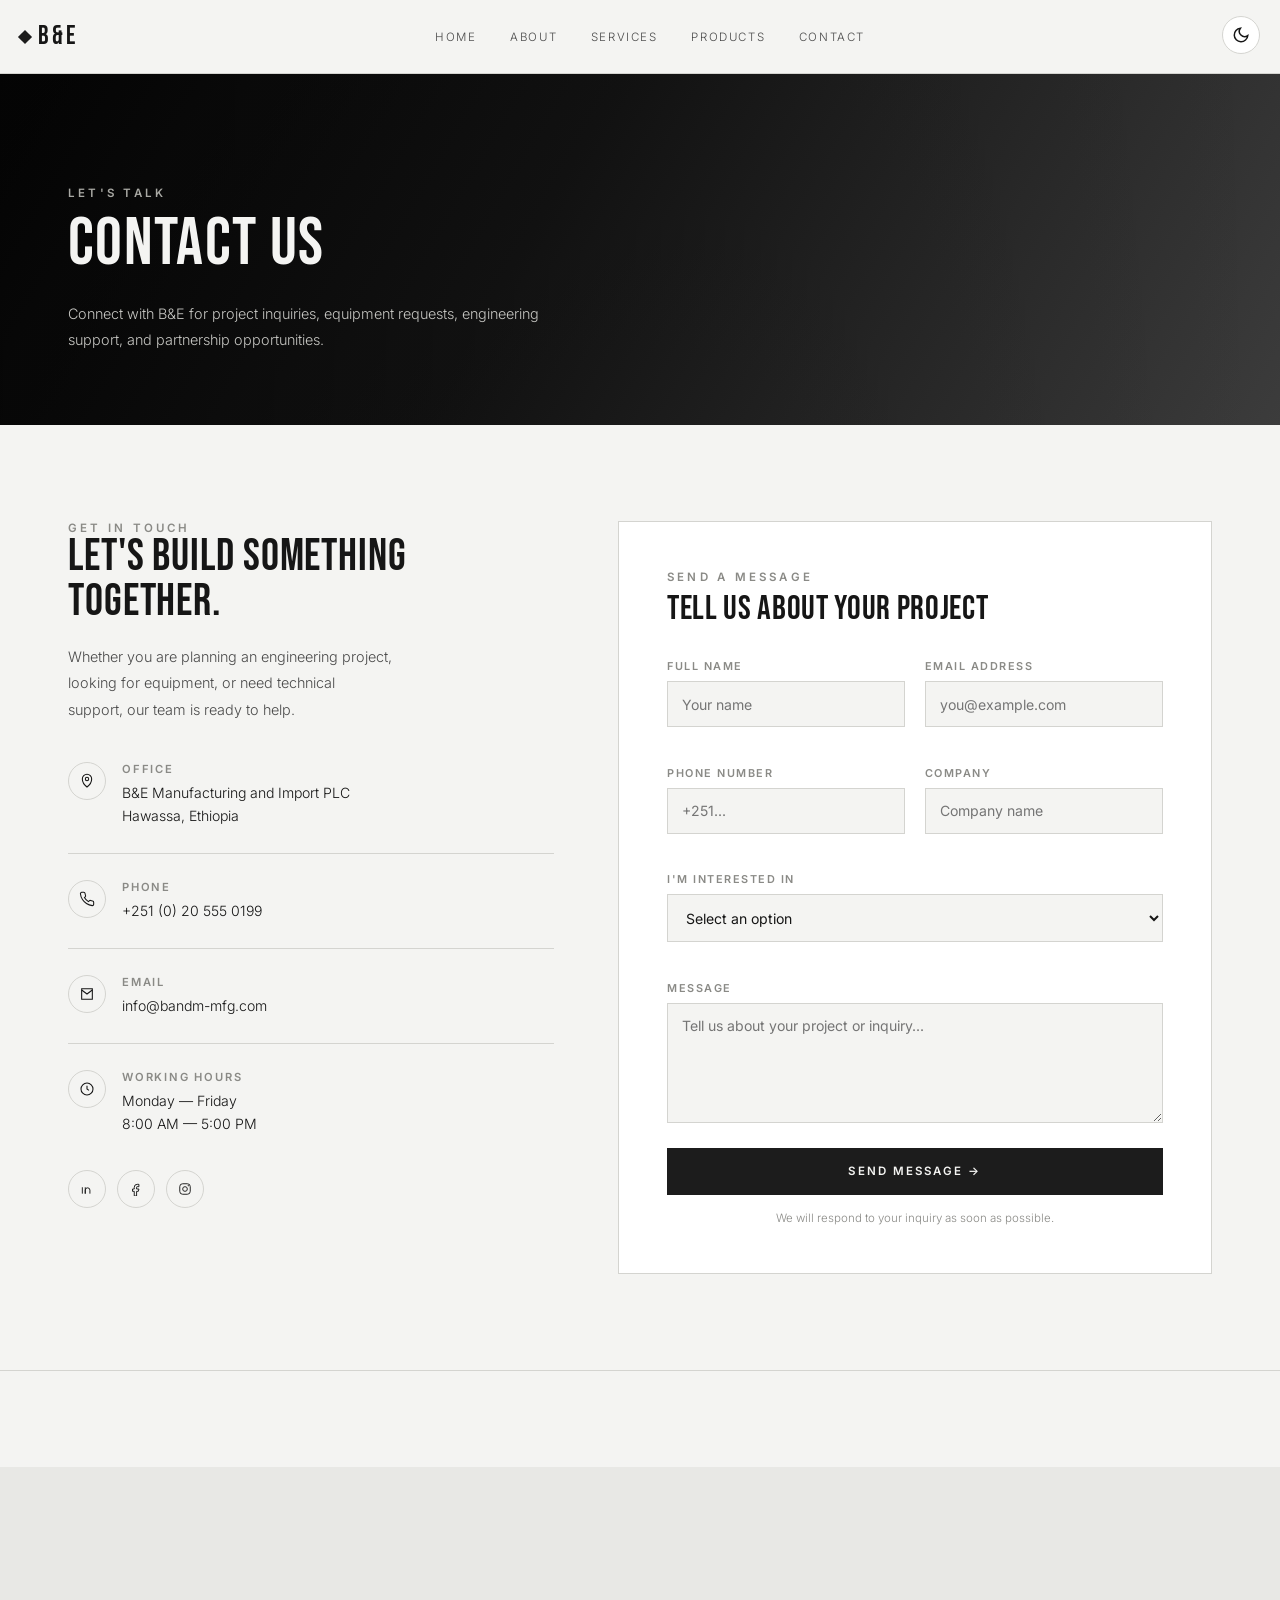
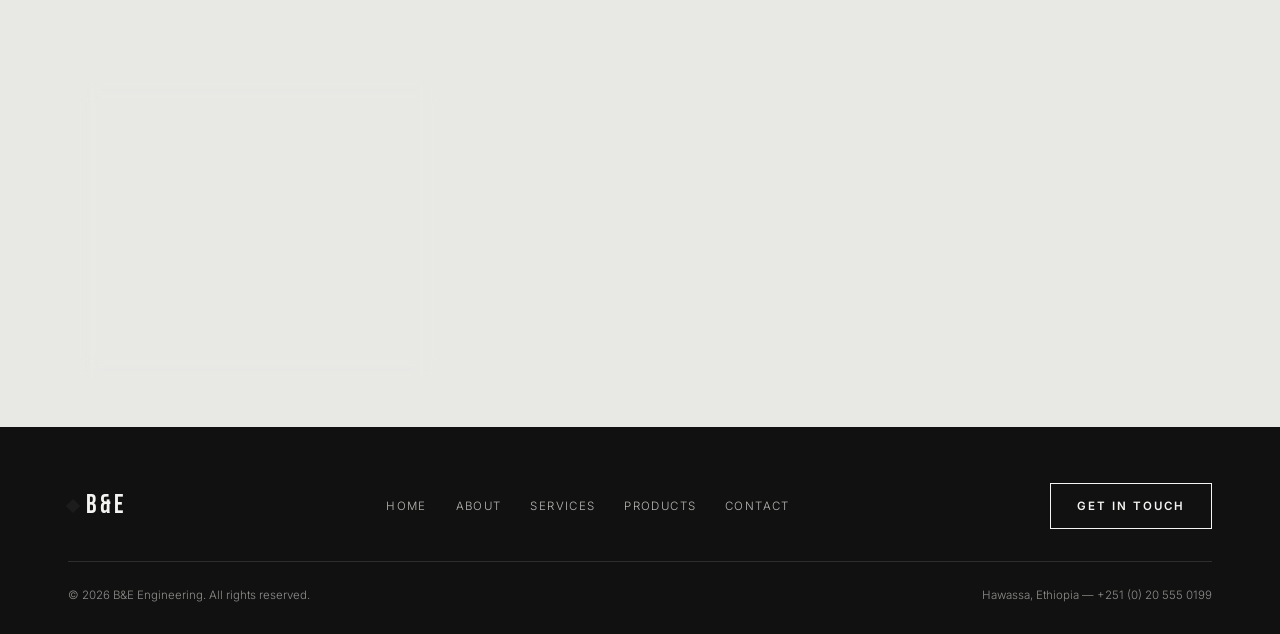
<file: contact.html>
<!DOCTYPE html>
<html lang="en">

<head>
  <meta charset="UTF-8">
  <meta name="viewport" content="width=device-width, initial-scale=1.0">

  <title>B&E — Contact</title>

  <link rel="preconnect" href="https://fonts.googleapis.com">

  <link
    href="https://fonts.googleapis.com/css2?family=Bebas+Neue&family=Oswald:wght@300;400;500;600;700&family=Inter:wght@300;400;500;600&display=swap"
    rel="stylesheet"
  >

  <link rel="stylesheet" href="style.css?v=3">
  <script>
    (function() {
      var saved = localStorage.getItem('theme');
      var theme = saved ? saved : (window.matchMedia && window.matchMedia('(prefers-color-scheme: dark)').matches ? 'dark' : 'light');
      document.documentElement.setAttribute('data-theme', theme);
    })();
  </script>
</head>

<body>


  <!-- ==========================================
       HEADER
  =========================================== -->

  <header>

    <div class="wrap nav">

      <a href="index.html" class="logo">
        <span class="mark"></span>
        B&E
      </a>

      <nav class="nav-links">
        <a href="index.html">Home</a>
        <a href="about.html">About</a>
        <a href="services.html">Services</a>
        <a href="products.html">Products</a>
        <a href="contact.html">Contact</a>
      </nav>

      <div class="nav-cta">

        <span class="nav-phone">
          +251 (0) 20 555 0199
        </span>

        <button
          class="theme-toggle"
          id="themeToggle"
          aria-label="Toggle light and dark mode"
        >
          <span class="icons">
            <svg class="moon" viewBox="0 0 24 24">
              <path d="M21 12.79A9 9 0 1111.21 3a7 7 0 009.79 9.79z"/>
            </svg>
            <svg class="sun" viewBox="0 0 24 24">
              <circle cx="12" cy="12" r="4"/>
              <path d="M12 2v2M12 20v2M4.9 4.9l1.4 1.4M17.7 17.7l1.4 1.4M2 12h2M20 12h2M4.9 19.1l1.4-1.4M17.7 6.3l1.4-1.4"/>
            </svg>
          </span>
        </button>

        <button
          class="burger"
          id="burgerBtn"
          aria-label="Open menu"
        >
          <span></span>
          <span></span>
          <span></span>
        </button>

      </div>

    </div>

  </header>


  <!-- ==========================================
       MOBILE NAV
  =========================================== -->

  <div
    class="mobile-nav"
    id="mobileNav"
  >

    <button
      class="mobile-close"
      id="mobileClose"
      aria-label="Close menu"
    >
      &times;
    </button>

    <a href="index.html">Home</a>
    <a href="about.html">About</a>
    <a href="services.html">Services</a>
    <a href="products.html">Products</a>
    <a href="contact.html">Contact</a>

  </div>


  <!-- ==========================================
       CONTACT HERO
  =========================================== -->

  <section class="page-header contact-page-header">

    <div class="wrap">

      <p class="eyebrow">
        Let's Talk
      </p>

      <h1>
        Contact Us
      </h1>

      <p class="contact-hero-text">
        Connect with B&E for project inquiries, equipment requests,
        engineering support, and partnership opportunities.
      </p>

    </div>

  </section>


  <!-- ==========================================
       CONTACT SECTION
  =========================================== -->

  <section class="contact-section">

    <div class="wrap">

      <div class="contact-grid">


        <!-- ======================================
             LEFT CONTACT INFO
        ======================================= -->

        <div class="contact-info">

          <p class="eyebrow">
            Get In Touch
          </p>

          <h2>
            Let's Build Something Together.
          </h2>

          <p class="lead">
            Whether you are planning an engineering project,
            looking for equipment, or need technical support,
            our team is ready to help.
          </p>


          <div class="info-list">


            <!-- LOCATION -->

            <div class="info-row">

              <div class="info-icon">

                <svg viewBox="0 0 24 24">
                  <path d="M12 21s7-5.2 7-12a7 7 0 10-14 0c0 6.8 7 12 7 12z"/>
                  <circle cx="12" cy="9" r="2.5"/>
                </svg>

              </div>

              <div>

                <h4>
                  Office
                </h4>

                <p>
                  B&E Manufacturing and Import PLC<br>
                  Hawassa, Ethiopia
                </p>

              </div>

            </div>


            <!-- PHONE -->

            <div class="info-row">

              <div class="info-icon">

                <svg viewBox="0 0 24 24">
                  <path d="M22 16.9v3a2 2 0 01-2.18 2 19.8 19.8 0 01-8.63-3.07 19.5 19.5 0 01-6-6A19.8 19.8 0 012.12 4.18 2 2 0 014.11 2h3a2 2 0 012 1.72c.13.96.36 1.9.68 2.8a2 2 0 01-.45 2.11L8.09 9.91a16 16 0 006 6l1.28-1.28a2 2 0 012.11-.45c.9.32 1.84.55 2.8.68A2 2 0 0122 16.9z"/>
                </svg>

              </div>

              <div>

                <h4>
                  Phone
                </h4>

                <p>
                  +251 (0) 20 555 0199
                </p>

              </div>

            </div>


            <!-- EMAIL -->

            <div class="info-row">

              <div class="info-icon">

                <svg viewBox="0 0 24 24">
                  <path d="M4 4h16v16H4z"/>
                  <path d="M4 6l8 6 8-6"/>
                </svg>

              </div>

              <div>

                <h4>
                  Email
                </h4>

                <p>
                  info@bandm-mfg.com
                </p>

              </div>

            </div>


            <!-- HOURS -->

            <div class="info-row">

              <div class="info-icon">

                <svg viewBox="0 0 24 24">
                  <circle cx="12" cy="12" r="9"/>
                  <path d="M12 7v5l3 2"/>
                </svg>

              </div>

              <div>

                <h4>
                  Working Hours
                </h4>

                <p>
                  Monday — Friday<br>
                  8:00 AM — 5:00 PM
                </p>

              </div>

            </div>

          </div>


          <!-- SOCIAL LINKS -->

          <div class="social-row">

            <a href="#" aria-label="LinkedIn">
              <svg viewBox="0 0 24 24">
                <path d="M4 9v11M4 4v.01M9 20v-6a4 4 0 018 0v6M9 9v11"/>
              </svg>
            </a>

            <a href="#" aria-label="Facebook">
              <svg viewBox="0 0 24 24">
                <path d="M14 8h3V4h-3a5 5 0 00-5 5v3H6v4h3v8h4v-8h3l1-4h-4V9a1 1 0 011-1z"/>
              </svg>
            </a>

            <a href="#" aria-label="Instagram">
              <svg viewBox="0 0 24 24">
                <rect x="3" y="3" width="18" height="18" rx="5"/>
                <circle cx="12" cy="12" r="4"/>
                <circle cx="17.5" cy="6.5" r=".5"/>
              </svg>
            </a>

          </div>

        </div>


        <!-- ======================================
             CONTACT FORM
        ======================================= -->

        <form
          class="contact-form"
          id="contactForm"
        >

          <p class="eyebrow">
            Send A Message
          </p>

          <h3>
            Tell Us About Your Project
          </h3>


          <div class="form-row">


            <!-- NAME -->

            <div class="field">

              <label for="name">
                Full Name
              </label>

              <input
                type="text"
                id="name"
                name="name"
                placeholder="Your name"
                required
              >

            </div>


            <!-- EMAIL -->

            <div class="field">

              <label for="email">
                Email Address
              </label>

              <input
                type="email"
                id="email"
                name="email"
                placeholder="you@example.com"
                required
              >

            </div>


            <!-- PHONE -->

            <div class="field">

              <label for="phone">
                Phone Number
              </label>

              <input
                type="tel"
                id="phone"
                name="phone"
                placeholder="+251..."
              >

            </div>


            <!-- COMPANY -->

            <div class="field">

              <label for="company">
                Company
              </label>

              <input
                type="text"
                id="company"
                name="company"
                placeholder="Company name"
              >

            </div>


            <!-- INTEREST -->

            <div class="field full">

              <label for="service">
                I'm Interested In
              </label>

              <select
                id="service"
                name="service"
              >

                <option value="">
                  Select an option
                </option>

                <option>
                  Renewable Energy
                </option>

                <option>
                  Water Resources & Infrastructure
                </option>

                <option>
                  Irrigation & Agricultural Mechanization
                </option>

                <option>
                  Engineering, Procurement & Construction
                </option>

                <option>
                  Electrical & Electro-Mechanical Works
                </option>

                <option>
                  Technical Education & Training
                </option>

                <option>
                  Industrial Automation
                </option>

                <option>
                  Consultancy Services
                </option>

                <option>
                  Product Inquiry
                </option>

              </select>

            </div>


            <!-- MESSAGE -->

            <div class="field full">

              <label for="message">
                Message
              </label>

              <textarea
                id="message"
                name="message"
                placeholder="Tell us about your project or inquiry..."
                required
              ></textarea>

            </div>

          </div>


          <button
            type="submit"
            class="btn"
          >
            Send Message →
          </button>


          <p class="form-note">
            We will respond to your inquiry as soon as possible.
          </p>


          <p
            class="form-status"
            id="formStatus"
          ></p>

        </form>

      </div>

    </div>

  </section>


<!-- ==========================================
     LOCATION / MAP
=========================================== -->

<section class="location-section">

  <div class="location-map">

    <!-- GOOGLE MAP -->

    <iframe
      src="https://www.google.com/maps?q=B%26E+Manufacturing+and+Import+PLC,+Hawassa,+Ethiopia&t=&z=15&ie=UTF8&iwloc=&output=embed"
      loading="lazy"
      referrerpolicy="no-referrer-when-downgrade"
      allowfullscreen
      title="B&E Manufacturing and Import PLC location"
    ></iframe>




    <div class="location-card">

      <p class="eyebrow">
        Our Office
      </p>

      <h3>
        B&E Manufacturing<br>
        and Import PLC
      </h3>

      <p class="location-address">
        2FMV+PF2<br>
        Hawassa, Ethiopia
      </p>

      <a
        href="https://www.google.com/maps/dir//B%26E+Manufacturing+and+Import+PLC,+2FMV%2BPF2,+Hawassa/@8.954955,38.7970634,5515m/data=!3m1!1e3!4m8!4m7!1m0!1m5!1m1!1s0x17b14f392b9e91f1:0xaaf87fcb3aeea7ad!2m2!1d38.4938654!2d7.0346434?entry=ttu"
        target="_blank"
        rel="noopener noreferrer"
        class="location-map-button"
      >
        Open In Google Maps
        <span>↗</span>
      </a>

    </div>

  </div>

</section>




  <footer>

    <div class="wrap">

      <div class="footer-grid">

        <a
          href="index.html"
          class="logo"
        >
          <span class="mark"></span>
          B&E
        </a>


        <div class="footer-links">

          <a href="index.html">
            Home
          </a>

          <a href="about.html">
            About
          </a>

          <a href="services.html">
            Services
          </a>

          <a href="products.html">
            Products
          </a>

          <a href="contact.html">
            Contact
          </a>

        </div>


        <a
          href="contact.html"
          class="btn ghost"
        >
          Get In Touch
        </a>

      </div>


      <div
        class="wrap footer-bottom"
        style="padding:0;"
      >

        <span>
          &copy; 2026 B&E Engineering.
          All rights reserved.
        </span>

        <span>
          Hawassa, Ethiopia —
          +251 (0) 20 555 0199
        </span>

      </div>

    </div>

  </footer>


  <script src="script.js"></script>

</body>

</html>
</file>
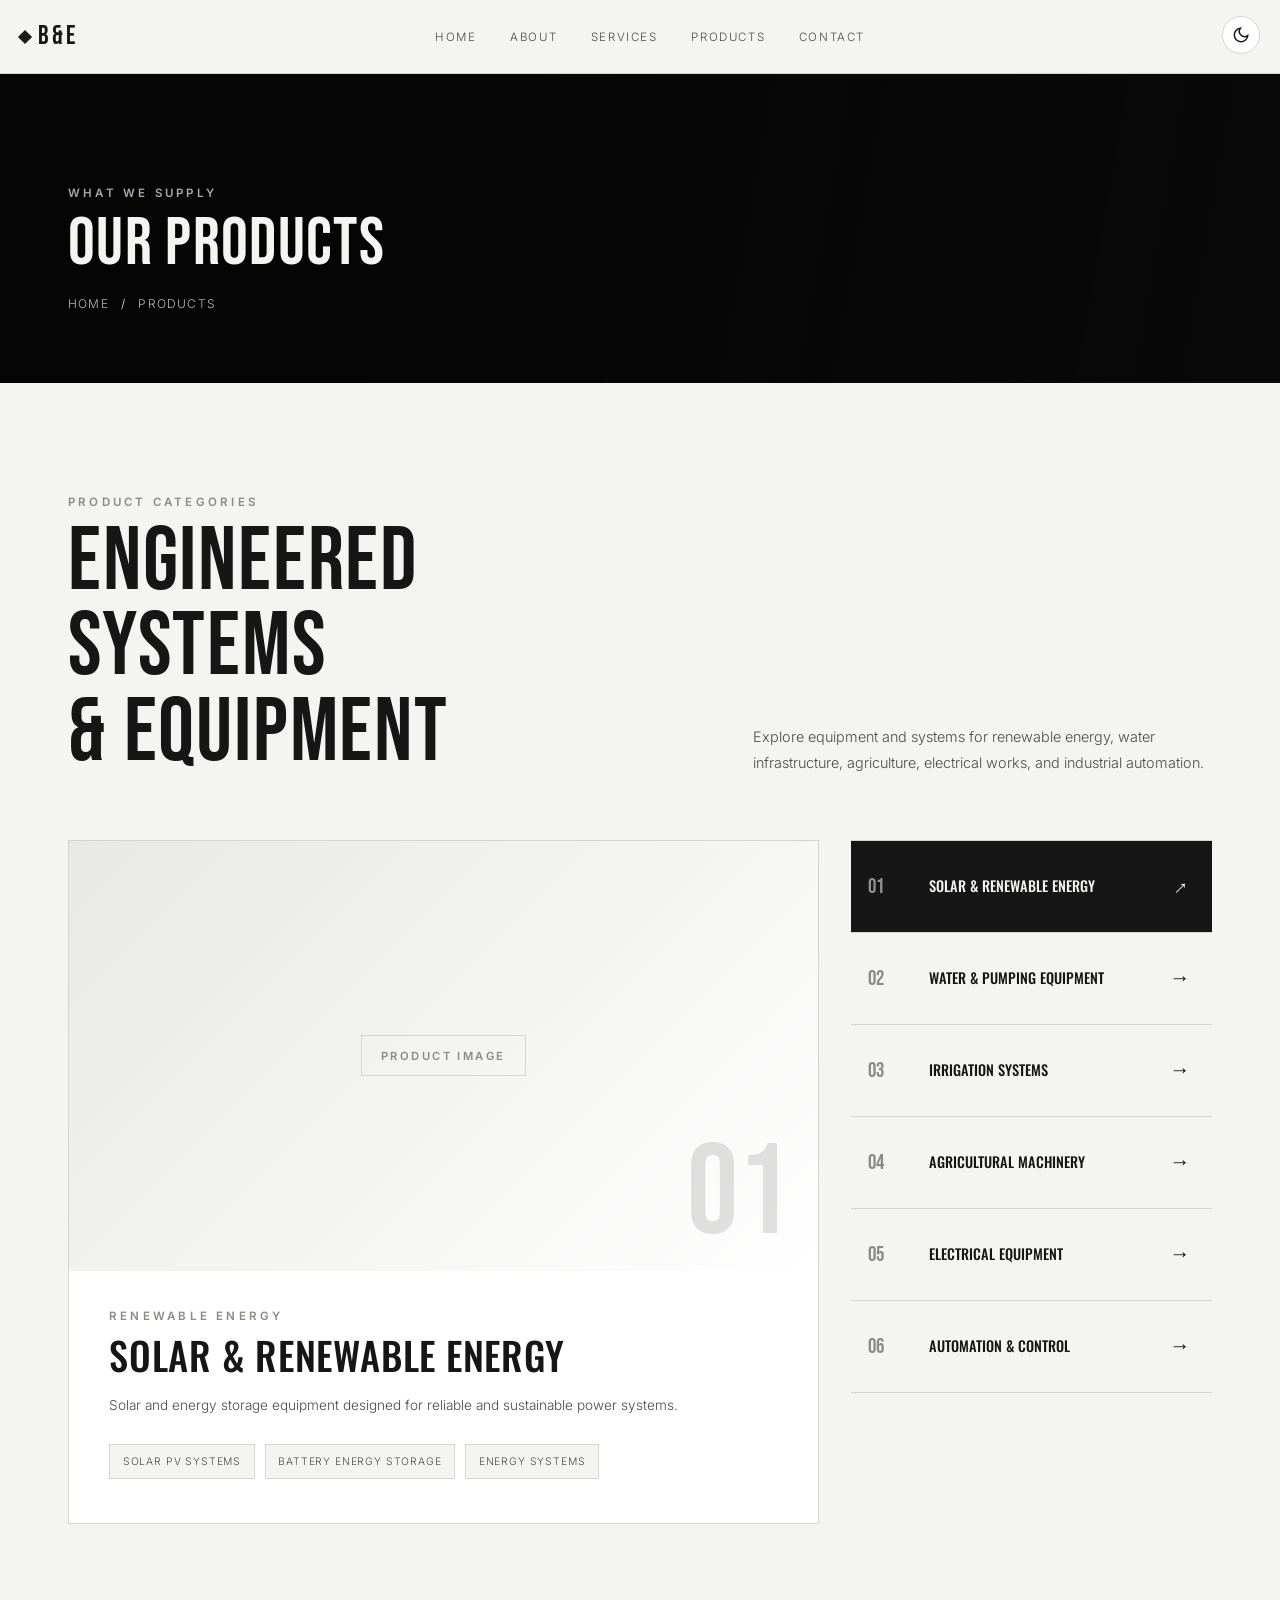
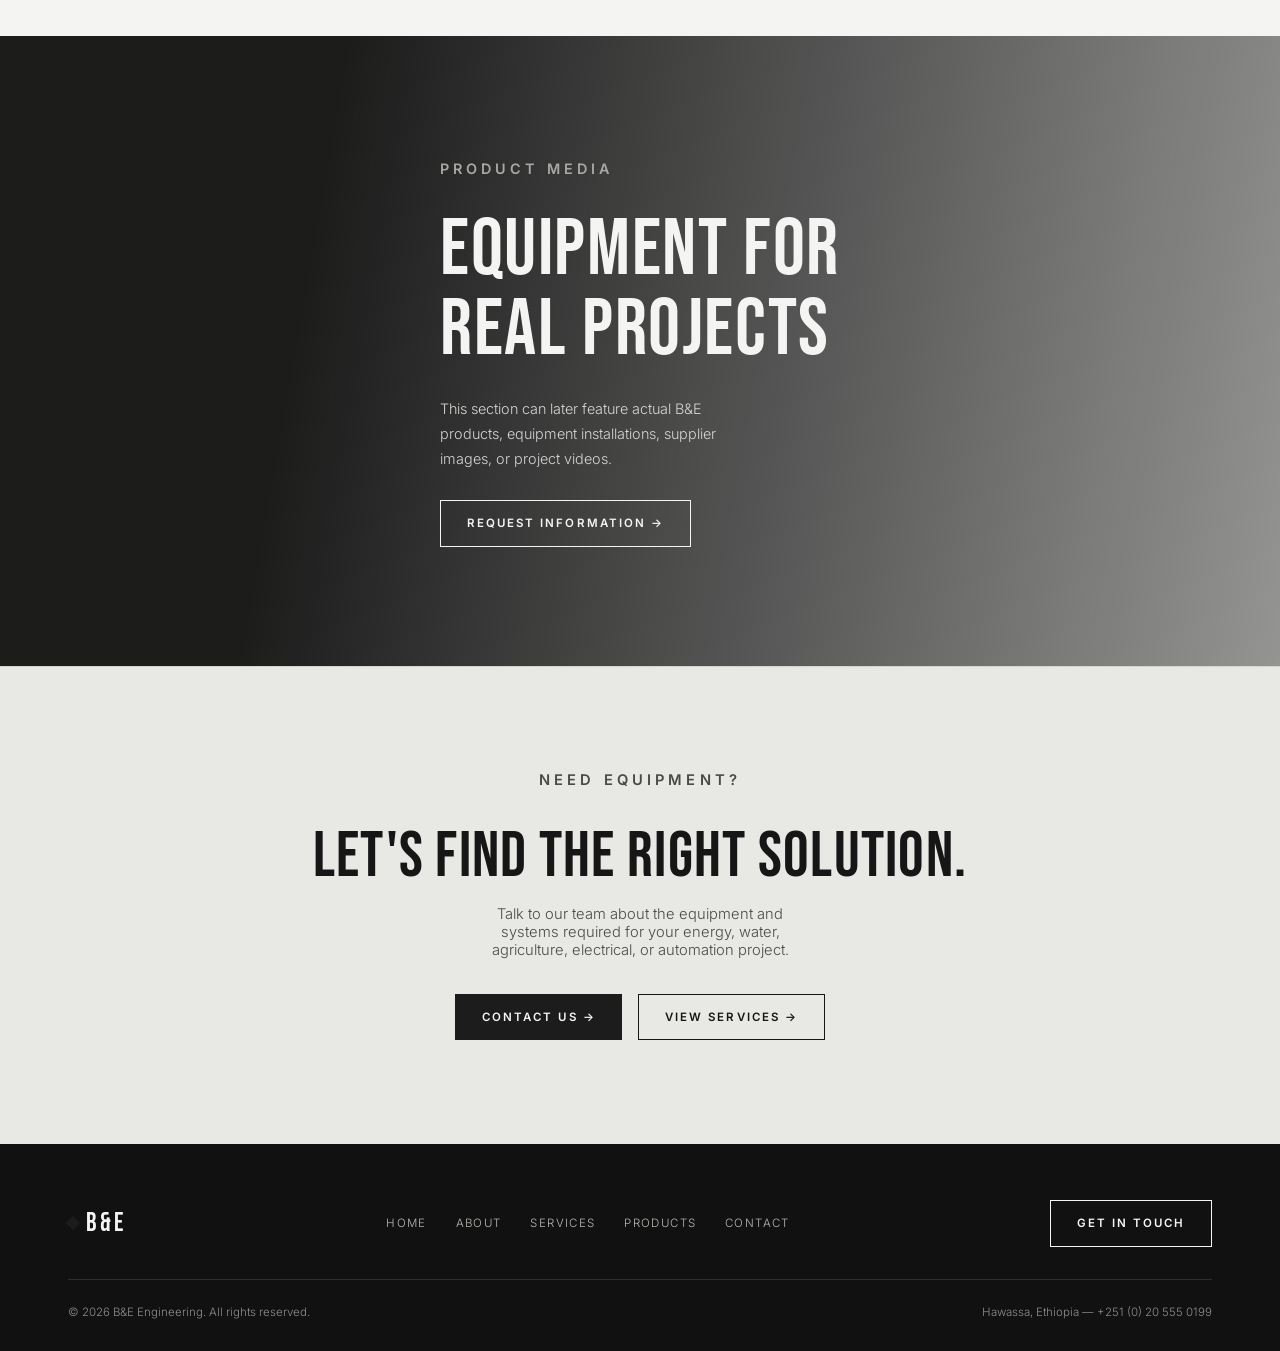
<file: products.html>
<!DOCTYPE html>
<html lang="en">

<head>
  <meta charset="UTF-8">
  <meta name="viewport" content="width=device-width, initial-scale=1.0">

  <title>B&E — Products</title>

  <link rel="preconnect" href="https://fonts.googleapis.com">

  <link
    href="https://fonts.googleapis.com/css2?family=Bebas+Neue&family=Oswald:wght@300;400;500;600;700&family=Inter:wght@300;400;500;600&display=swap"
    rel="stylesheet"
  >

  <link rel="stylesheet" href="style.css?v=3">
  <script>
    (function() {
      var saved = localStorage.getItem('theme');
      var theme = saved ? saved : (window.matchMedia && window.matchMedia('(prefers-color-scheme: dark)').matches ? 'dark' : 'light');
      document.documentElement.setAttribute('data-theme', theme);
    })();
  </script>
</head>

<body>

  <!-- ==========================================
       HEADER
  =========================================== -->

  <header>

    <div class="wrap nav">

      <a href="index.html" class="logo">
        <span class="mark"></span>
        B&E
      </a>

       <nav class="nav-links">
        <a href="index.html">Home</a>
        <a href="about.html">About</a>
        <a href="services.html">Services</a>
        <a href="products.html">Products</a>
        <a href="contact.html">Contact</a>
      </nav>

      <div class="nav-cta">

        <span class="nav-phone">
          +251 (0) 20 555 0199
        </span>

        <button
          class="theme-toggle"
          id="themeToggle"
          aria-label="Toggle light and dark mode"
        >
          <span class="icons">
            <svg class="moon" viewBox="0 0 24 24">
              <path d="M21 12.79A9 9 0 1111.21 3a7 7 0 009.79 9.79z"/>
            </svg>
            <svg class="sun" viewBox="0 0 24 24">
              <circle cx="12" cy="12" r="4"/>
              <path d="M12 2v2M12 20v2M4.9 4.9l1.4 1.4M17.7 17.7l1.4 1.4M2 12h2M20 12h2M4.9 19.1l1.4-1.4M17.7 6.3l1.4-1.4"/>
            </svg>
          </span>
        </button>

        <button
          class="burger"
          id="burgerBtn"
          aria-label="Open menu"
        >
          <span></span>
          <span></span>
          <span></span>
        </button>

      </div>

    </div>

  </header>


  <!-- ==========================================
       MOBILE NAV
  =========================================== -->

  <div
    class="mobile-nav"
    id="mobileNav"
  >

    <button
      class="mobile-close"
      id="mobileClose"
      aria-label="Close menu"
    >
      &times;
    </button>

    <a href="index.html">Home</a>
    <a href="about.html">About</a>
    <a href="services.html">Services</a>
    <a href="products.html">Products</a>
    <a href="contact.html">Contact</a>

  </div>


  <!-- ==========================================
       PAGE HEADER
  =========================================== -->

  <section class="page-header">

    <div class="wrap">

      <p class="eyebrow">
        What We Supply
      </p>

      <h1>
        Our Products
      </h1>

      <div class="breadcrumb">

        <a href="index.html">
          Home
        </a>

        <span>/</span>

        Products

      </div>

    </div>

  </section>


  <!-- ==========================================
       PRODUCTS SHOWROOM
  =========================================== -->

  <section class="product-showroom">

    <div class="wrap">


      <!-- HEADING -->

      <div class="product-showroom-head">

        <div>

          <p class="eyebrow">
            Product Categories
          </p>

          <h2>
            Engineered Systems<br>
            & Equipment
          </h2>

        </div>


        <p class="product-showroom-intro">
          Explore equipment and systems for renewable energy,
          water infrastructure, agriculture, electrical works,
          and industrial automation.
        </p>

      </div>


      <!-- SHOWROOM -->

      <div class="product-showroom-layout">


        <!-- ======================================
             MAIN PRODUCT DISPLAY
        ======================================= -->

        <div class="product-display">


          <!-- MEDIA -->

          <div class="product-display-media">

            <div class="product-display-placeholder">

              <span>
                PRODUCT IMAGE
              </span>

            </div>

            <span
              class="product-display-number"
              id="displayNumber"
            >
              01
            </span>

          </div>


          <!-- PRODUCT INFO -->

          <div class="product-display-info">

            <p
              class="eyebrow"
              id="displayCategory"
            >
              Renewable Energy
            </p>


            <h3 id="displayTitle">
              Solar & Renewable Energy
            </h3>


            <p
              class="product-display-description"
              id="displayDescription"
            >
              Solar and energy storage equipment designed
              for reliable and sustainable power systems.
            </p>


            <div
              class="product-display-tags"
              id="displayTags"
            >

              <span>Solar PV Systems</span>
              <span>Battery Energy Storage</span>
              <span>Energy Systems</span>

            </div>

          </div>

        </div>


        <!-- ======================================
             PRODUCT SELECTOR
        ======================================= -->

        <div class="product-selector">


          <!-- 01 -->

          <button
            class="product-selector-item active"
            data-number="01"
            data-category="Renewable Energy"
            data-title="Solar & Renewable Energy"
            data-description="Solar and energy storage equipment designed for reliable and sustainable power systems."
            data-tags="Solar PV Systems|Battery Energy Storage|Energy Systems"
          >

            <span class="selector-number">
              01
            </span>

            <span class="selector-title">
              Solar & Renewable Energy
            </span>

            <span class="selector-arrow">
              →
            </span>

          </button>


          <!-- 02 -->

          <button
            class="product-selector-item"
            data-number="02"
            data-category="Water Infrastructure"
            data-title="Water & Pumping Equipment"
            data-description="Equipment supporting water supply, pumping, treatment and distribution systems."
            data-tags="Pumping Systems|Water Treatment Equipment|Distribution Equipment"
          >

            <span class="selector-number">
              02
            </span>

            <span class="selector-title">
              Water & Pumping Equipment
            </span>

            <span class="selector-arrow">
              →
            </span>

          </button>


          <!-- 03 -->

          <button
            class="product-selector-item"
            data-number="03"
            data-category="Agriculture"
            data-title="Irrigation Systems"
            data-description="Efficient irrigation systems designed for modern agricultural applications."
            data-tags="Center Pivot Irrigation|Drip Irrigation|Sprinkler Systems"
          >

            <span class="selector-number">
              03
            </span>

            <span class="selector-title">
              Irrigation Systems
            </span>

            <span class="selector-arrow">
              →
            </span>

          </button>


          <!-- 04 -->

          <button
            class="product-selector-item"
            data-number="04"
            data-category="Agriculture"
            data-title="Agricultural Machinery"
            data-description="Machinery and equipment supporting productive and efficient farm operations."
            data-tags="Agricultural Machinery|Farm Mechanization Equipment|Pumping Equipment"
          >

            <span class="selector-number">
              04
            </span>

            <span class="selector-title">
              Agricultural Machinery
            </span>

            <span class="selector-arrow">
              →
            </span>

          </button>


          <!-- 05 -->

          <button
            class="product-selector-item"
            data-number="05"
            data-category="Electrical"
            data-title="Electrical Equipment"
            data-description="Electrical equipment and control systems for infrastructure and industrial applications."
            data-tags="Motor Control Centers|VFD Systems|Generator Systems"
          >

            <span class="selector-number">
              05
            </span>

            <span class="selector-title">
              Electrical Equipment
            </span>

            <span class="selector-arrow">
              →
            </span>

          </button>


          <!-- 06 -->

          <button
            class="product-selector-item"
            data-number="06"
            data-category="Automation"
            data-title="Automation & Control Equipment"
            data-description="Smart monitoring and control equipment for automated industrial and infrastructure systems."
            data-tags="PLC Systems|SCADA Systems|Remote Monitoring|IoT Monitoring"
          >

            <span class="selector-number">
              06
            </span>

            <span class="selector-title">
              Automation & Control
            </span>

            <span class="selector-arrow">
              →
            </span>

          </button>


        </div>

      </div>

    </div>

  </section>


  <!-- ==========================================
       PRODUCT NOTE / MEDIA PLACEHOLDER
  =========================================== -->

  <section class="feature-image">

    <div class="feature-image-bg"></div>

    <div class="wrap feature-image-content">

      <p
        class="eyebrow"
        style="color:#a9a9a4;"
      >
        Product Media
      </p>

      <h2>
        Equipment For<br>
        Real Projects
      </h2>

      <p>
        This section can later feature actual B&E products,
        equipment installations, supplier images, or project videos.
      </p>

      <a
        href="contact.html"
        class="btn ghost"
      >
        Request Information &rarr;
      </a>

    </div>

  </section>


  <!-- ==========================================
       FINAL CTA
  =========================================== -->

  <section class="final-cta">

    <div class="wrap">

      <p class="eyebrow">
        Need Equipment?
      </p>

      <h2>
        Let's Find The Right Solution.
      </h2>

      <p>
        Talk to our team about the equipment and systems
        required for your energy, water, agriculture,
        electrical, or automation project.
      </p>

      <div class="final-cta-btns">

        <a
          href="contact.html"
          class="btn"
        >
          Contact Us &rarr;
        </a>

        <a
          href="services.html"
          class="btn ghost"
        >
          View Services &rarr;
        </a>

      </div>

    </div>

  </section>


  <!-- ==========================================
       FOOTER
  =========================================== -->

  <footer>

    <div class="wrap">

      <div class="footer-grid">

        <a
          href="index.html"
          class="logo"
        >

          <span class="mark"></span>
          B&E

        </a>


        <div class="footer-links">

          <a href="index.html">
            Home
          </a>

          <a href="about.html">
            About
          </a>

          <a href="services.html">
            Services
          </a>

          <a href="products.html">
            Products
          </a>

          <a href="contact.html">
            Contact
          </a>

        </div>


        <a
          href="contact.html"
          class="btn ghost"
        >
          Get In Touch
        </a>

      </div>


      <div
        class="wrap footer-bottom"
        style="padding:0;"
      >

        <span>
          &copy; 2026 B&E Engineering.
          All rights reserved.
        </span>

        <span>
          Hawassa, Ethiopia —
          +251 (0) 20 555 0199
        </span>

      </div>

    </div>

  </footer>


  <script src="script.js"></script>

</body>

</html>
</file>
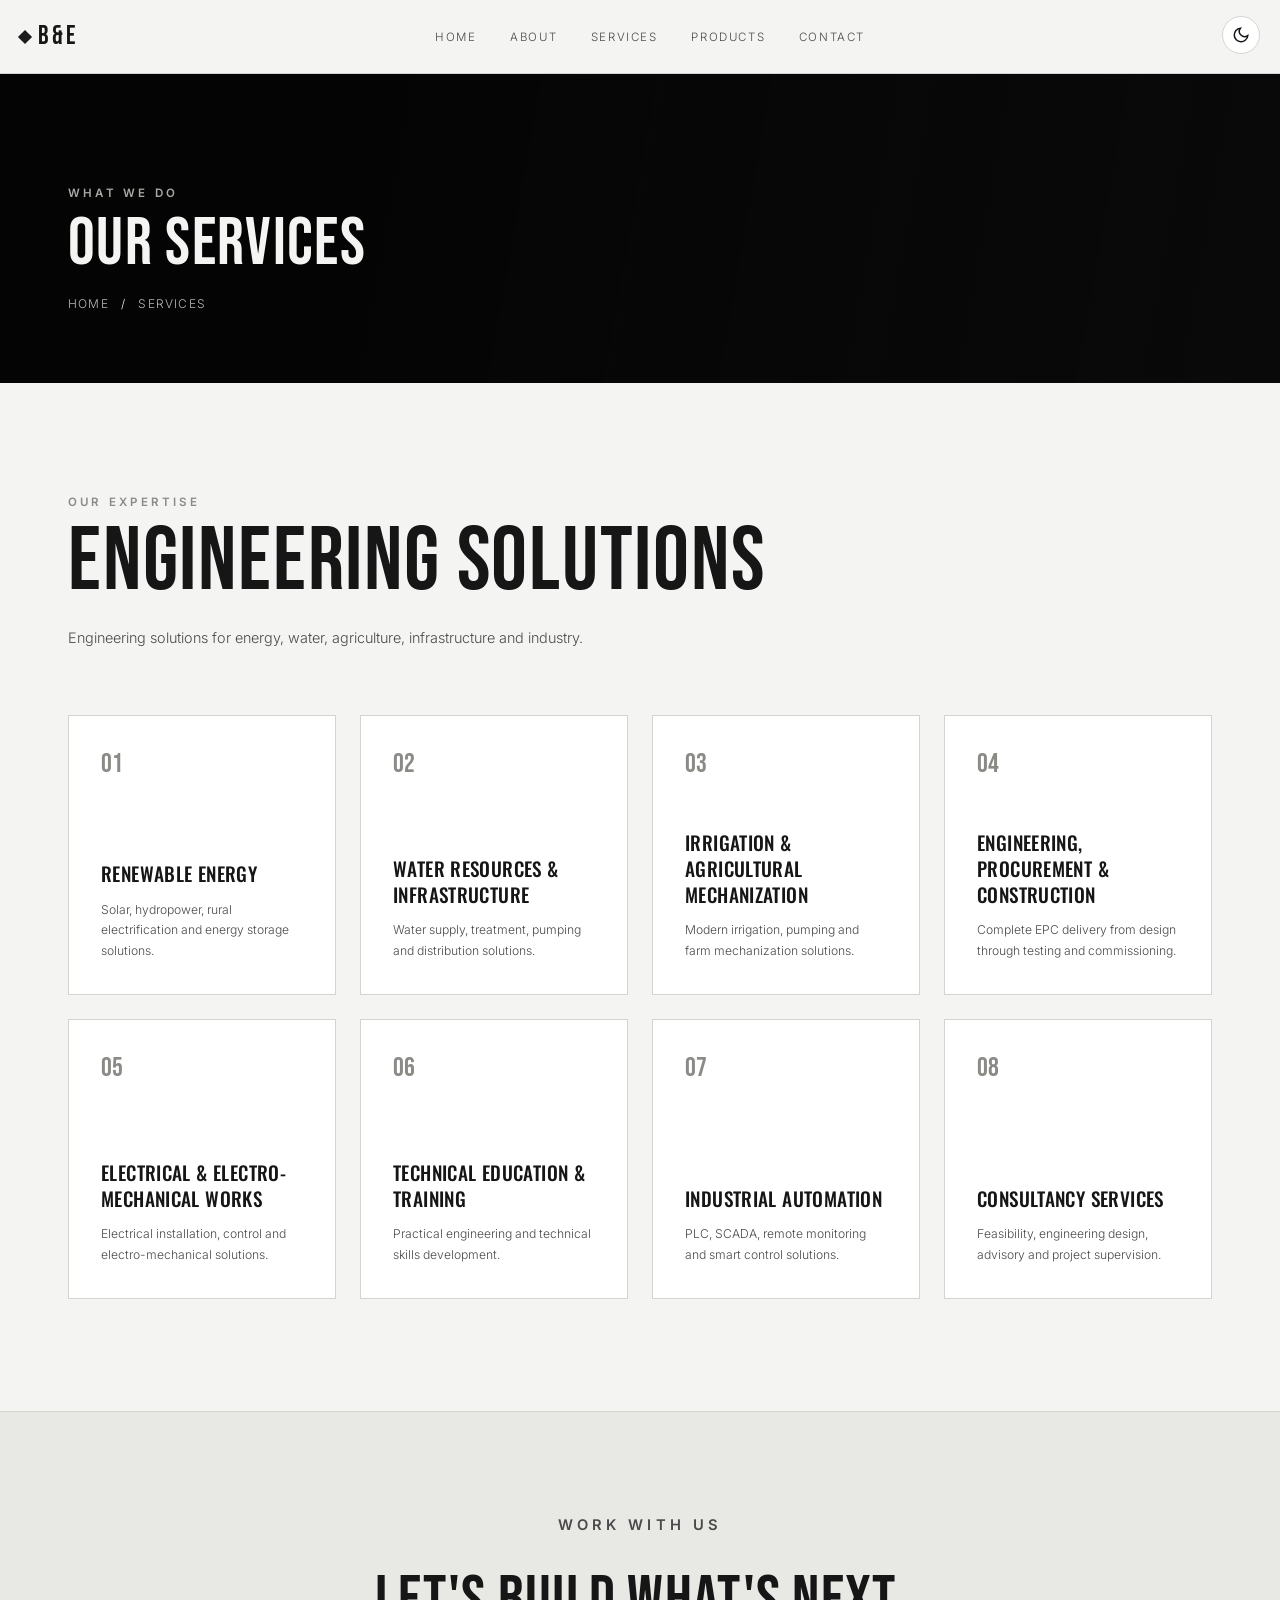
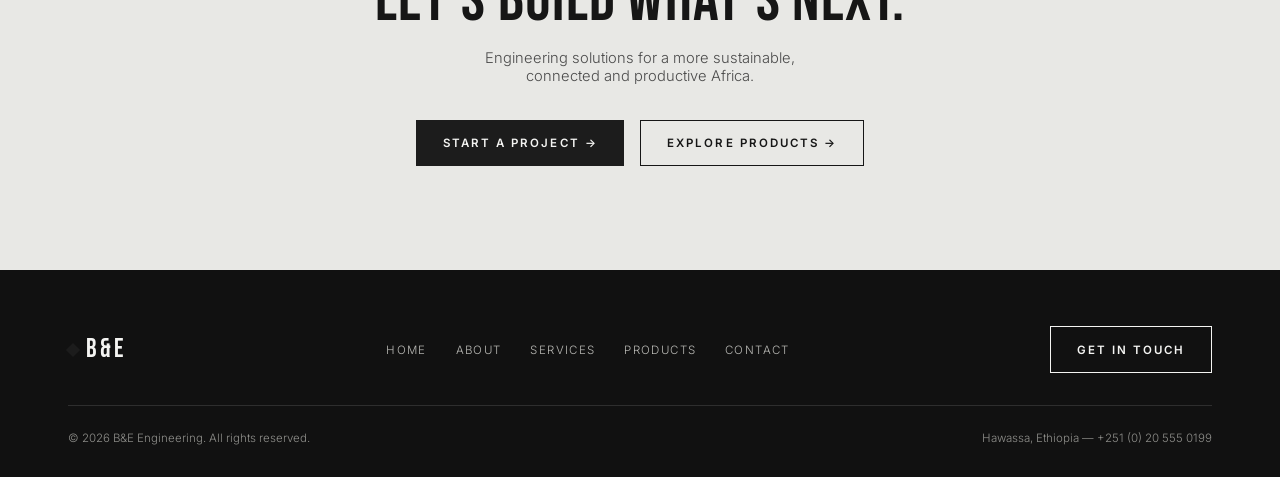
<file: services.html>
<!DOCTYPE html>
<html lang="en">

<head>
  <meta charset="UTF-8">
  <meta name="viewport" content="width=device-width, initial-scale=1.0">

  <title>B&E — Services</title>

  <!-- Google Fonts -->
  <link rel="preconnect" href="https://fonts.googleapis.com">
  <link
    href="https://fonts.googleapis.com/css2?family=Bebas+Neue&family=Oswald:wght@300;400;500;600;700&family=Inter:wght@300;400;500;600&display=swap"
    rel="stylesheet"
  >

  <!-- Main CSS -->
  <link rel="stylesheet" href="style.css?v=3">
  <script>
    (function() {
      var saved = localStorage.getItem('theme');
      var theme = saved ? saved : (window.matchMedia && window.matchMedia('(prefers-color-scheme: dark)').matches ? 'dark' : 'light');
      document.documentElement.setAttribute('data-theme', theme);
    })();
  </script>
</head>

<body>


  <!-- ==========================================
       HEADER
  =========================================== -->

  <header>

    <div class="wrap nav">

      <!-- Logo -->
      <a href="index.html" class="logo">
        <span class="mark"></span>
        B&E
      </a>


      <!-- Desktop Navigation -->
       <nav class="nav-links">
        <a href="index.html">Home</a>
        <a href="about.html">About</a>
        <a href="services.html">Services</a>
        <a href="products.html">Products</a>
        <a href="contact.html">Contact</a>
      </nav>


      <!-- Controls -->
      <div class="nav-cta">

        <span class="nav-phone">
          +251 (0) 20 555 0199
        </span>

        <button
          class="theme-toggle"
          id="themeToggle"
          aria-label="Toggle light and dark mode"
        >
          <span class="icons">
            <svg class="moon" viewBox="0 0 24 24">
              <path d="M21 12.79A9 9 0 1111.21 3a7 7 0 009.79 9.79z"/>
            </svg>
            <svg class="sun" viewBox="0 0 24 24">
              <circle cx="12" cy="12" r="4"/>
              <path d="M12 2v2M12 20v2M4.9 4.9l1.4 1.4M17.7 17.7l1.4 1.4M2 12h2M20 12h2M4.9 19.1l1.4-1.4M17.7 6.3l1.4-1.4"/>
            </svg>
          </span>
        </button>

        <button
          class="burger"
          id="burgerBtn"
          aria-label="Open menu"
        >
          <span></span>
          <span></span>
          <span></span>
        </button>

      </div>

    </div>

  </header>


  <!-- ==========================================
       MOBILE NAV
  =========================================== -->

  <div class="mobile-nav" id="mobileNav">

    <button
      class="mobile-close"
      id="mobileClose"
      aria-label="Close menu"
    >
      &times;
    </button>

    <a href="index.html">
      Home
    </a>

    <a href="about.html">
      About
    </a>

    <a href="services.html">
      Services
    </a>

    <a href="products.html">
      Products
    </a>

    <a href="contact.html">
      Contact
    </a>

  </div>


  <!-- ==========================================
       PAGE HEADER
  =========================================== -->

  <section class="page-header">

    <div class="wrap">

      <p class="eyebrow">
        What We Do
      </p>

      <h1>
        Our Services
      </h1>

      <div class="breadcrumb">

        <a href="index.html">
          Home
        </a>

        <span>/</span>

        Services

      </div>

    </div>

  </section>


  <!-- ==========================================
       SERVICES
  =========================================== -->

  <section class="services-simple">

    <div class="wrap">


      <!-- Heading -->

      <div class="services-simple-head">

        <p class="eyebrow">
          Our Expertise
        </p>

        <h2>
          Engineering Solutions
        </h2>

        <p>
          Engineering solutions for energy, water, agriculture,
          infrastructure and industry.
        </p>

      </div>


      <!-- ======================================
           SERVICE CARDS
      ======================================= -->

      <div class="services-simple-grid">


        <!-- 01 Renewable Energy -->

        <article class="simple-service-card">

          <span class="simple-service-number">
            01
          </span>

          <div class="simple-service-content">

            <h3>
              Renewable Energy
            </h3>

            <p>
              Solar, hydropower, rural electrification
              and energy storage solutions.
            </p>

          </div>

        </article>


        <!-- 02 Water -->

        <article class="simple-service-card">

          <span class="simple-service-number">
            02
          </span>

          <div class="simple-service-content">

            <h3>
              Water Resources & Infrastructure
            </h3>

            <p>
              Water supply, treatment, pumping
              and distribution solutions.
            </p>

          </div>

        </article>


        <!-- 03 Agriculture -->

        <article class="simple-service-card">

          <span class="simple-service-number">
            03
          </span>

          <div class="simple-service-content">

            <h3>
              Irrigation & Agricultural Mechanization
            </h3>

            <p>
              Modern irrigation, pumping and
              farm mechanization solutions.
            </p>

          </div>

        </article>


        <!-- 04 EPC -->

        <article class="simple-service-card">

          <span class="simple-service-number">
            04
          </span>

          <div class="simple-service-content">

            <h3>
              Engineering, Procurement & Construction
            </h3>

            <p>
              Complete EPC delivery from design
              through testing and commissioning.
            </p>

          </div>

        </article>


        <!-- 05 Electrical -->

        <article class="simple-service-card">

          <span class="simple-service-number">
            05
          </span>

          <div class="simple-service-content">

            <h3>
              Electrical & Electro-Mechanical Works
            </h3>

            <p>
              Electrical installation, control and
              electro-mechanical solutions.
            </p>

          </div>

        </article>


        <!-- 06 Training -->

        <article class="simple-service-card">

          <span class="simple-service-number">
            06
          </span>

          <div class="simple-service-content">

            <h3>
              Technical Education & Training
            </h3>

            <p>
              Practical engineering and
              technical skills development.
            </p>

          </div>

        </article>


        <!-- 07 Automation -->

        <article class="simple-service-card">

          <span class="simple-service-number">
            07
          </span>

          <div class="simple-service-content">

            <h3>
              Industrial Automation
            </h3>

            <p>
              PLC, SCADA, remote monitoring
              and smart control solutions.
            </p>

          </div>

        </article>


        <!-- 08 Consultancy -->

        <article class="simple-service-card">

          <span class="simple-service-number">
            08
          </span>

          <div class="simple-service-content">

            <h3>
              Consultancy Services
            </h3>

            <p>
              Feasibility, engineering design,
              advisory and project supervision.
            </p>

          </div>

        </article>


      </div>

    </div>

  </section>


  <!-- ==========================================
       CTA
  =========================================== -->

  <section class="final-cta">

    <div class="wrap">

      <p class="eyebrow">
        Work With Us
      </p>

      <h2>
        Let's Build What's Next.
      </h2>

      <p>
        Engineering solutions for a more sustainable,
        connected and productive Africa.
      </p>

      <div class="final-cta-btns">

        <a
          href="contact.html"
          class="btn"
        >
          Start A Project &rarr;
        </a>

        <a
          href="products.html"
          class="btn ghost"
        >
          Explore Products &rarr;
        </a>

      </div>

    </div>

  </section>


  <!-- ==========================================
       FOOTER
  =========================================== -->

  <footer>

    <div class="wrap">


      <div class="footer-grid">


        <!-- Logo -->

        <a
          href="index.html"
          class="logo"
        >

          <span class="mark"></span>

          B&E

        </a>


        <!-- Footer Navigation -->

        <div class="footer-links">

          <a href="index.html">
            Home
          </a>

          <a href="about.html">
            About
          </a>

          <a href="services.html">
            Services
          </a>

          <a href="products.html">
            Products
          </a>

          <a href="contact.html">
            Contact
          </a>

        </div>


        <!-- Contact Button -->

        <a
          href="contact.html"
          class="btn ghost"
        >
          Get In Touch
        </a>


      </div>


      <!-- Footer Bottom -->

      <div
        class="wrap footer-bottom"
        style="padding:0;"
      >

        <span>
          &copy; 2026 B&E Engineering.
          All rights reserved.
        </span>

        <span>
          Hawassa, Ethiopia —
          +251 (0) 20 555 0199
        </span>

      </div>


    </div>

  </footer>


  <!-- ==========================================
       JAVASCRIPT
  =========================================== -->

  <script src="script.js"></script>


</body>

</html>
</file>
<file: style.css>
:root{
    --bg:#f4f4f2;
    --bg-alt:#e8e8e5;
    --surface:#ffffff;
    --ink:#161616;
    --ink-soft:#4a4a4a;
    --muted:#8a8a86;
    --line:#d4d4d0;
    --accent:#1c1c1c;
    --accent-contrast:#f4f4f2;
    --band:#111111;
    --band-ink:#f4f4f2;
    --ghost:#00000012;
    --shadow:0 20px 40px -20px rgba(0,0,0,0.25);
    color-scheme: light;
  }
  [data-theme="dark"]{
    --bg:#0e0e0e;
    --bg-alt:#161616;
    --surface:#161616;
    --ink:#f2f2f0;
    --ink-soft:#c6c6c2;
    --muted:#82827c;
    --line:#2c2c2a;
    --accent:#f2f2f0;
    --accent-contrast:#0e0e0e;
    --band:#000000;
    --band-ink:#f2f2f0;
    --ghost:#ffffff10;
    --shadow:0 20px 50px -20px rgba(0,0,0,0.7);
    color-scheme: dark;
  }

  *{box-sizing:border-box; margin:0; padding:0;}
  html{scroll-behavior:smooth;}
  body{
    background:var(--bg);
    color:var(--ink);
    font-family:'Oswald', sans-serif;
    font-weight:300;
    -webkit-font-smoothing:antialiased;
    transition:background .4s ease, color .4s ease;
    overflow-x:hidden;
  }
  img{display:block; max-width:100%;}
  a{color:inherit; text-decoration:none;}
  ul{list-style:none;}
  .eyebrow{
    font-family:'Inter',sans-serif;
    font-size:.72rem;
    letter-spacing:.28em;
    text-transform:uppercase;
    color:var(--muted);
    font-weight:600;
  }
  h1,h2,h3{
    font-family:'Bebas Neue', 'Oswald', sans-serif;
    font-weight:400;
    letter-spacing:.02em;
    line-height:1;
  }
  .btn{
    display:inline-flex;
    align-items:center;
    gap:.6rem;
    background:var(--accent);
    color:var(--accent-contrast);
    font-family:'Inter',sans-serif;
    font-size:.72rem;
    font-weight:600;
    letter-spacing:.18em;
    text-transform:uppercase;
    padding:.95rem 1.6rem;
    border:1px solid var(--accent);
    cursor:pointer;
    transition:opacity .25s ease, transform .25s ease;
    white-space:nowrap;
  }
  .btn:hover{opacity:.82; transform:translateY(-1px);}
  .btn.ghost{
    background:transparent;
    color:var(--band-ink);
    border:1px solid var(--band-ink);
  }
  .btn.ghost:hover{background:var(--band-ink); color:var(--band);}
  .wrap{
    max-width:1240px;
    margin:0 auto;
    padding:0 clamp(1.2rem, 4vw, 3rem);
  }

  /* ===== THEME TOGGLE ===== */
  .theme-toggle{
    position:relative;
    width:38px;
    height:38px;
    display:inline-flex;
    align-items:center;
    justify-content:center;
    background:var(--surface);
    border:2px solid var(--line);
    border:1.5px solid var(--line);
    border-radius:50%;
    padding:0;
    box-shadow:var(--shadow);
    cursor:pointer;
    transition:background .3s ease, border-color .3s ease, transform .2s ease, box-shadow .3s ease;
    flex-shrink:0;
    transform:translateY(-2px);
  }
  .theme-toggle:hover{
    border-color:var(--accent);
    box-shadow:0 6px 20px rgba(0,0,0,0.15);
    border-color:var(--ink);
    background:var(--bg-alt);
    transform:translateY(-2px) scale(1.05);
  }
  .theme-toggle:focus-visible{
    outline:2px solid var(--accent);
    outline-offset:3px;
    border-radius:50%;
  }
  .theme-toggle .label{
    display:none;
  }
  .theme-toggle .icons{
    position:relative;
    width:100%;
    height:100%;
    border-radius:50%;
    background:transparent;
    display:flex;
    align-items:center;
    justify-content:center;
  }
  .theme-toggle svg{
    width:18px;
    height:18px;
    stroke:var(--ink);
    fill:none;
    stroke-width:2;
    transition:stroke .3s ease, transform .4s ease;
  }
  .theme-toggle:hover svg{
    transform:rotate(15deg);
  }
  .theme-toggle .sun{display:none;}
  [data-theme="dark"] .theme-toggle .sun{display:block;}
  [data-theme="dark"] .theme-toggle .moon{display:none;}

  /* ===== HEADER ===== */
  header{
    position:sticky;
    top:0;
    z-index:500;
    background:var(--bg);
    border-bottom:1px solid var(--line);
  }
  .nav{
    display:flex;
    align-items:center;
    justify-content:space-between;
    padding:1.1rem 0;
    gap:1.5rem;
  }
  .logo{
    font-family:'Bebas Neue',sans-serif;
    font-size:1.6rem;
    letter-spacing:.12em;
    display:flex;
    align-items:center;
    gap:.5rem;
  }
  .logo .mark{
    width:10px;height:10px;
    background:var(--accent);
    display:inline-block;
    transform:rotate(45deg);
  }
  .nav-links{
    display:flex;
    gap:2.1rem;
    font-family:'Inter',sans-serif;
    font-size:.72rem;
    letter-spacing:.14em;
    text-transform:uppercase;
    color:var(--ink-soft);
  }
  .nav-links a{position:relative; padding:.2rem 0;}
  .nav-links a::after{
    content:'';
    position:absolute; left:0; bottom:-2px;
    width:0; height:1px; background:var(--ink);
    transition:width .25s ease;
  }
  .nav-links a:hover::after{width:100%;}
  .nav-cta{display:flex; align-items:center; gap:.8rem;}
  .nav-phone{
    font-family:'Inter',sans-serif;
    font-size:.75rem;
    color:var(--ink-soft);
    display:none;
  }
  .burger{
    display:none;
    flex-direction:column;
    gap:5px;
    background:none;
    border:none;
    justify-content:center;
    align-items:center;
    width:38px;
    height:38px;
    gap:4px;
    background:var(--surface);
    border:1.5px solid var(--line);
    border-radius:50%;
    cursor:pointer;
    padding:.4rem;
    padding:0;
    flex-shrink:0;
    transition:background .25s ease, border-color .25s ease, transform .2s ease;
  }
  .burger span{width:22px; height:2px; background:var(--ink);}
  .burger:hover{
    border-color:var(--ink);
    background:var(--bg-alt);
    transform:scale(1.05);
  }
  .burger span{
    width:16px;
    height:2px;
    background:var(--ink);
    border-radius:2px;
  }

  /* ===== HERO ===== */
  .hero{
    position:relative;
    min-height:88vh;
    display:flex;
    align-items:center;
    color:#f4f4f2;
    overflow:hidden;
  }
  .hero-bg{
    position:absolute; inset:0;
    background:
      linear-gradient(100deg, rgba(10,10,10,.94) 20%, rgba(10,10,10,.55) 55%, rgba(10,10,10,.25) 100%),
      url('https://images.unsplash.com/photo-1565087077479-2bb2fe6cddc9?q=80&w=1600&auto=format&fit=crop') center/cover no-repeat;
      filter:grayscale(1) contrast(1.05);
  }
  .hero-content{position:relative; z-index:2; padding:8rem 0 6rem calc(190px + 2rem);}
  .hero-content .eyebrow{color:#c9c9c5;}
  .hero-content h1{
    font-size:clamp(2.8rem, 7vw, 5.6rem);
    margin:1rem 0 1.6rem;
    max-width:11ch;
  }
  .hero-content p{
    font-family:'Inter',sans-serif;
    font-weight:300;
    font-size:.95rem;
    color:#d6d6d2;
    max-width:32ch;
    margin-bottom:2.2rem;
    line-height:1.7;
  }
  .side-rail{
    position:absolute;
    left:0; top:0; bottom:0;
    width:190px;
    background:rgba(0,0,0,.55);
    backdrop-filter:blur(2px);
    border-right:1px solid rgba(255,255,255,.12);
    z-index:3;
    display:flex;
    flex-direction:column;
    justify-content:space-between;
    padding:2rem 1.4rem;
  }
  .side-block .eyebrow{color:#9c9c98; margin-bottom:.6rem;}
  .side-block p{
    font-family:'Inter',sans-serif;
    font-size:.78rem;
    color:#e4e4e0;
    line-height:1.6;
  }
  .side-block + .side-block{margin-top:2.4rem;}
  .side-icon{
    width:32px; height:32px;
    border:1px solid rgba(255,255,255,.35);
    border-radius:50%;
    display:flex; align-items:center; justify-content:center;
    margin-bottom:.9rem;
  }
  .side-icon svg{width:14px; height:14px; stroke:#f4f4f2; fill:none; stroke-width:1.6;}

  /* ===== BAND (WHAT WE OFFER) ===== */
  .band{
    background:var(--band);
    color:var(--band-ink);
    padding:4.5rem 0 9rem;
  }
  .offer-cards{
    margin-top:-7rem;
    padding-bottom:6rem;
  }
  .band-head{
    display:flex;
    align-items:flex-end;
    justify-content:space-between;
    gap:2rem;
    margin-bottom:3rem;
    flex-wrap:wrap;
  }
  .band-head .eyebrow{color:#a9a9a4;}
  .band-head h2{
    font-size:clamp(1.9rem, 4vw, 3.1rem);
    max-width:16ch;
    margin-top:.6rem;
  }
  .band-arrows{display:flex; gap:.6rem;}
  .band-arrows button{
    width:44px; height:44px;
    border:1px solid rgba(255,255,255,.3);
    background:transparent;
    color:var(--band-ink);
    cursor:pointer;
    display:flex; align-items:center; justify-content:center;
    transition:background .2s ease;
  }
  .band-arrows button:hover{background:rgba(255,255,255,.12);}
  .band-arrows svg{width:16px; height:16px; stroke:currentColor; fill:none; stroke-width:1.6;}

  .card-grid{
    display:grid;
    grid-template-columns:repeat(4,1fr);
    gap:1.6rem;
  }
  .card{
    background:#000;
    border:1px solid rgba(255,255,255,.12);
  }
  .card figure{
    aspect-ratio:4/3;
    overflow:hidden;
  }
  .card img{
    width:100%; height:100%; object-fit:cover;
    
    filter: none;
    transition:transform .5s ease;
  }
  .card:hover img{transform:scale(1.06);}
  .card .card-body{padding:1.4rem 1.3rem 1.6rem;}
  .card h3{
    font-family:'Oswald',sans-serif;
    font-size:.92rem;
    font-weight:600;
    letter-spacing:.06em;
    text-transform:uppercase;
    margin-bottom:.7rem;
  }
  .card p{
    font-family:'Inter',sans-serif;
    font-size:.78rem;
    line-height:1.7;
    color:#b9b9b5;
    margin-bottom:1.1rem;
  }
  .read-more{
    font-family:'Inter',sans-serif;
    font-size:.68rem;
    letter-spacing:.16em;
    text-transform:uppercase;
    color:var(--band-ink);
    border-bottom:1px solid currentColor;
    padding-bottom:2px;
  }

  /* ===== VALUES / NUMBERED LIST ===== */
  .values{
    padding:6rem 0;
    border-bottom:1px solid var(--line);
  }
  .values-grid{
    display:grid;
    grid-template-columns:1.15fr 1fr;
    gap:3.5rem;
    align-items:start;
  }
  .value-item{
    display:flex;
    align-items:baseline;
    gap:1.2rem;
    padding:.55rem 0;
    border-bottom:1px solid var(--line);
    cursor:default;
  }
  .value-item:first-child{border-top:1px solid var(--line);}
  .value-item .num{
    font-family:'Bebas Neue',sans-serif;
    font-size:clamp(2.6rem, 5vw, 4rem);
    color:var(--ghost);
    -webkit-text-stroke:1px var(--muted);
    color:transparent;
    transition:color .3s ease;
    width:2ch;
  }
  .value-item .label{
    font-family:'Bebas Neue',sans-serif;
    font-size:clamp(1.6rem, 3.4vw, 2.5rem);
    letter-spacing:.03em;
    transition:transform .3s ease;
  }
  .value-item:hover .num{color:var(--ink);}
  .value-item:hover .label{transform:translateX(10px);}

  .values-side h3.small-head{
    font-family:'Inter',sans-serif;
    font-size:.72rem;
    letter-spacing:.2em;
    text-transform:uppercase;
    color:var(--muted);
    font-weight:600;
    margin-bottom:.9rem;
  }
  .values-side p{
    font-family:'Inter',sans-serif;
    font-size:.88rem;
    line-height:1.85;
    color:var(--ink-soft);
    margin-bottom:2.1rem;
  }

  /* ===== INDUSTRY COMPETENCE ===== */
  .competence{
    padding:6rem 0;
    background:var(--bg-alt);
  }
  .comp-grid{
    display:grid;
    grid-template-columns:1fr 1fr;
    gap:3rem;
    align-items:center;
  }
  .comp-grid h2{
    font-size:clamp(2rem, 4vw, 2.9rem);
    margin-bottom:1.5rem;
  }
  .comp-grid > div > p{
    font-family:'Inter',sans-serif;
    font-size:.88rem;
    line-height:1.8;
    color:var(--ink-soft);
    max-width:38ch;
    margin-bottom:2rem;
  }
  .comp-list{border-top:1px solid var(--line);}
  .comp-list li{
    display:flex;
    justify-content:space-between;
    align-items:center;
    padding:1.1rem 0;
    border-bottom:1px solid var(--line);
    font-family:'Inter',sans-serif;
    font-size:.85rem;
    text-transform:uppercase;
    letter-spacing:.08em;
  }
  .comp-list li span.pct{color:var(--muted); font-family:'Oswald',sans-serif; letter-spacing:0; text-transform:none;}

  .comp-visual{
    position:relative;
    aspect-ratio:4/5;
    background:
      linear-gradient(180deg, rgba(0,0,0,.15), rgba(0,0,0,.65)),
      url('https://images.unsplash.com/photo-1587293852726-70cdb56c2866?q=80&w=1200&auto=format&fit=crop') center/cover;
    filter:grayscale(1);
    display:flex;
    align-items:flex-end;
    padding:2rem;
  }
  .comp-visual .year{
    font-family:'Bebas Neue',sans-serif;
    font-size:clamp(3.5rem, 8vw, 6rem);
    color:#f4f4f2;
    line-height:.9;
  }
  .comp-visual .year small{
    display:block;
    font-family:'Inter',sans-serif;
    font-size:.7rem;
    letter-spacing:.2em;
    text-transform:uppercase;
    color:#c9c9c5;
    margin-top:.6rem;
  }

  /* ===== FOOTER ===== */
  footer{
    background:var(--band);
    color:var(--band-ink);
    padding:3.5rem 0 2rem;
  }
  .footer-grid{
    display:flex;
    justify-content:space-between;
    align-items:center;
    flex-wrap:wrap;
    gap:1.5rem;
    padding-bottom:2rem;
    border-bottom:1px solid rgba(255,255,255,.12);
    margin-bottom:1.6rem;
  }
  .footer-grid .logo{color:var(--band-ink);}
  .footer-links{
    display:flex;
    gap:1.8rem;
    font-family:'Inter',sans-serif;
    font-size:.72rem;
    letter-spacing:.12em;
    text-transform:uppercase;
    color:#b9b9b5;
  }
  .footer-bottom{
    font-family:'Inter',sans-serif;
    font-size:.72rem;
    color:#8f8f8b;
    display:flex;
    justify-content:space-between;
    flex-wrap:wrap;
    gap:.6rem;
  }

  /* ===== RESPONSIVE ===== */
  @media (max-width:980px){
    .card-grid{grid-template-columns:repeat(2,1fr);}
    .values-grid{grid-template-columns:1fr;}
    .comp-grid{grid-template-columns:1fr;}
    .side-rail{display:none;}
    .hero-content{padding-left:0;}
    .nav-links{display:none;}
    .burger{display:flex;}
    .nav-phone{display:none !important;}
    .theme-toggle{
      width:40px;
      height:40px;
      transform:none;
    }
    .theme-toggle:hover{
      transform:scale(1.05);
    }
  }
  @media (max-width:640px){
    .card-grid{grid-template-columns:1fr;}
    .hero-content{padding:6rem 0 4rem;}
    .band-head{align-items:flex-start;}
    .band{padding-bottom:7rem;}
    .offer-cards{margin-top:-5rem;}
    .theme-toggle{
      width:38px;
      height:38px;
    }
  }

  /* mobile nav drawer */
  .mobile-nav{
    position:fixed; inset:0;
    background:var(--bg);
    z-index:900;
    display:flex;
    flex-direction:column;
    align-items:flex-start;
    justify-content:center;
    gap:1.6rem;
    padding:3rem;
    transform:translateX(100%);
    transition:transform .35s cubic-bezier(0.4, 0, 0.2, 1), background .3s ease;
  }
  .mobile-nav.open{transform:translateX(0);}
  .mobile-nav a{
    font-family:'Bebas Neue',sans-serif;
    font-size:2.4rem;
    letter-spacing:.04em;
    color:var(--ink);
    transition:color .25s ease, transform .25s ease;
  }
  .mobile-nav a:hover{
    color:var(--muted);
    transform:translateX(6px);
  }
  .mobile-close{
    position:absolute; top:1.2rem; right:1.3rem;
    background:none; border:none; font-size:2rem; cursor:pointer; color:var(--ink);
    transition:transform .25s ease, color .25s ease;
  }
  .mobile-close:hover{
    transform:rotate(90deg);
  }

  /* ===== PAGE HEADER (interior pages) ===== */
  .page-header{
    position:relative;
    padding:7rem 0 4.5rem;
    background:var(--band);
    color:var(--band-ink);
    overflow:hidden;
  }
  .page-header::before{
    content:'';
    position:absolute; inset:0;
    background:
      linear-gradient(100deg, rgba(10,10,10,.95) 30%, rgba(10,10,10,.6) 100%),
      url('https://images.unsplash.com/photo-1581093588401-fbb62a02f120?q=80&w=1600&auto=format&fit=crop') center/cover no-repeat;
    filter:grayscale(1) contrast(1.05);
    z-index:0;
  }
  .page-header .wrap{position:relative; z-index:1;}
  .page-header .eyebrow{color:#a9a9a4;}
  .page-header h1{
    font-size:clamp(2.4rem, 6vw, 4.2rem);
    margin-top:.7rem;
  }
  .breadcrumb{
    margin-top:1.1rem;
    font-family:'Inter',sans-serif;
    font-size:.75rem;
    letter-spacing:.1em;
    text-transform:uppercase;
    color:#b9b9b5;
  }
  .breadcrumb a{border-bottom:1px solid transparent;}
  .breadcrumb a:hover{border-color:#b9b9b5;}
  .breadcrumb span{color:var(--band-ink); margin:0 .5rem;}

  /* ===== CONTACT SECTION ===== */
  .contact-section{
    padding:6rem 0;
  }
  .contact-grid{
    display:grid;
    grid-template-columns:.9fr 1.1fr;
    gap:4rem;
    align-items:start;
  }
  .contact-info h2{
    font-size:clamp(2rem, 4vw, 2.8rem);
    margin-bottom:1.2rem;
  }
  .contact-info > p.lead{
    font-family:'Inter',sans-serif;
    font-size:.9rem;
    line-height:1.85;
    color:var(--ink-soft);
    max-width:36ch;
    margin-bottom:2.4rem;
  }
  .info-list{
    display:flex;
    flex-direction:column;
    gap:1.6rem;
  }
  .info-row{
    display:flex;
    gap:1rem;
    align-items:flex-start;
    padding-bottom:1.6rem;
    border-bottom:1px solid var(--line);
  }
  .info-row:last-child{border-bottom:none; padding-bottom:0;}
  .info-icon{
    flex:none;
    width:38px; height:38px;
    border:1px solid var(--line);
    border-radius:50%;
    display:flex; align-items:center; justify-content:center;
  }
  .info-icon svg{width:16px; height:16px; stroke:var(--ink); fill:none; stroke-width:1.6;}
  .info-row h4{
    font-family:'Inter',sans-serif;
    font-size:.7rem;
    font-weight:600;
    letter-spacing:.16em;
    text-transform:uppercase;
    color:var(--muted);
    margin-bottom:.4rem;
  }
  .info-row p{
    font-family:'Inter',sans-serif;
    font-size:.88rem;
    color:var(--ink);
    line-height:1.6;
  }
  .social-row{
    display:flex;
    gap:.7rem;
    margin-top:2.2rem;
  }
  .social-row a{
    width:38px; height:38px;
    border:1px solid var(--line);
    border-radius:50%;
    display:flex; align-items:center; justify-content:center;
    transition:background .2s ease, border-color .2s ease;
  }
  .social-row a:hover{background:var(--ink); border-color:var(--ink);}
  .social-row a:hover svg{stroke:var(--bg);}
  .social-row svg{width:14px; height:14px; stroke:var(--ink); fill:none; stroke-width:1.6;}

  /* Contact form */
  .contact-form{
    background:var(--surface);
    border:1px solid var(--line);
    padding:clamp(1.6rem, 4vw, 3rem);
  }
  .contact-form .eyebrow{margin-bottom:.6rem;}
  .contact-form h3{
    font-size:clamp(1.6rem, 3vw, 2.1rem);
    margin-bottom:2rem;
  }
  .form-row{
    display:grid;
    grid-template-columns:1fr 1fr;
    gap:1.2rem;
  }
  .field{
    margin-bottom:1.2rem;
    display:flex;
    flex-direction:column;
    gap:.5rem;
  }
  .field label{
    font-family:'Inter',sans-serif;
    font-size:.68rem;
    font-weight:600;
    letter-spacing:.14em;
    text-transform:uppercase;
    color:var(--muted);
  }
  .field input,
  .field select,
  .field textarea{
    font-family:'Inter',sans-serif;
    font-size:.88rem;
    color:var(--ink);
    background:var(--bg);
    border:1px solid var(--line);
    padding:.85rem .9rem;
    width:100%;
    outline:none;
    transition:border-color .2s ease;
  }
  .field textarea{resize:vertical; min-height:120px;}
  .field input:focus,
  .field select:focus,
  .field textarea:focus{border-color:var(--ink);}
  .field.full{grid-column:1 / -1;}
  .contact-form .btn{
    width:100%;
    justify-content:center;
    margin-top:.4rem;
  }
  .form-note{
    font-family:'Inter',sans-serif;
    font-size:.72rem;
    color:var(--muted);
    margin-top:1rem;
    text-align:center;
  }
  .form-status{
    font-family:'Inter',sans-serif;
    font-size:.78rem;
    margin-top:1rem;
    text-align:center;
    display:none;
  }
  .form-status.show{display:block;}
  .form-status.ok{color:#3a7d44;}

  /* ===== MAP SECTION ===== */
  .map-section{
    border-top:1px solid var(--line);
  }
  .map-section .map-head{
    padding:3.5rem 0 2.2rem;
    text-align:center;
  }
  .map-section .map-head h2{
    font-size:clamp(1.9rem, 4vw, 2.6rem);
    margin-top:.6rem;
  }
  .map-frame-wrap{
    position:relative;
    width:100%;
    height:460px;
    filter:none;
  }
  [data-theme="dark"] .map-frame-wrap{filter:none;}
  .map-frame-wrap iframe{
    width:100%; height:100%;
    border:0; display:block;
  }
  .map-card{
    position:absolute;
    top:2rem; left:2rem;
    background:var(--surface);
    border:1px solid var(--line);
    box-shadow:var(--shadow);
    padding:1.6rem 1.8rem;
    max-width:260px;
    filter:none;
    z-index:2;
  }
  [data-theme="dark"] .map-card{filter:invert(1);}
  .map-card h4{
    font-family:'Bebas Neue',sans-serif;
    font-size:1.3rem;
    letter-spacing:.03em;
    margin-bottom:.6rem;
  }
  .map-card p{
    font-family:'Inter',sans-serif;
    font-size:.8rem;
    line-height:1.7;
   color:var(--ink-soft);
    margin-bottom:.3rem;
  }

  @media (max-width:900px){
    .contact-grid{grid-template-columns:1fr; gap:2.8rem;}
  }
  @media (max-width:560px){
    .form-row{grid-template-columns:1fr;}
    .map-card{position:static; max-width:none; margin:1.2rem; filter:none !important;}
    .map-frame-wrap{height:340px;}
  }

  /* ===== ABOUT — STORY ===== */
  .story-section{padding:6rem 0;}
  .story-grid{
    display:grid;
    grid-template-columns:1fr 1fr;
    gap:3.5rem;
    align-items:center;
  }
  .story-grid h2{
    font-size:clamp(2rem, 4vw, 2.9rem);
    margin-bottom:1.4rem;
  }
  .story-grid p{
    font-family:'Inter',sans-serif;
    font-size:.88rem;
    line-height:1.85;
    color:var(--ink-soft);
    margin-bottom:1.3rem;
    max-width:42ch;
  }
  .story-media{
    position:relative;
    aspect-ratio:4/5;
    overflow:hidden;
  }
  .story-media img{
    width:100%; height:100%; object-fit:cover;
    filter:none;
  }
  .story-media .story-tag{
    position:absolute;
    bottom:1.6rem; left:1.6rem;
    background:var(--surface);
    border:1px solid var(--line);
    padding:1rem 1.3rem;
    box-shadow:var(--shadow);
  }
  .story-tag .num{
    font-family:'Bebas Neue',sans-serif;
    font-size:2.1rem;
    line-height:1;
  }
  .story-tag .cap{
    font-family:'Inter',sans-serif;
    font-size:.65rem;
    letter-spacing:.14em;
    text-transform:uppercase;
    color:var(--muted);
    margin-top:.3rem;
  }

  /* ===== ABOUT — STATS BAND ===== */
  .stats-band{
    background:var(--band);
    color:var(--band-ink);
    padding:4rem 0;
  }
  .stats-grid{
    display:grid;
    grid-template-columns:repeat(4,1fr);
    gap:2rem;
  }
  .stat{
    text-align:center;
    padding:0 1rem;
    border-left:1px solid rgba(255,255,255,.15);
  }
  .stat:first-child{border-left:none;}
  .stat .num{
    font-family:'Bebas Neue',sans-serif;
    font-size:clamp(2.4rem, 5vw, 3.4rem);
    line-height:1;
  }
  .stat .cap{
    font-family:'Inter',sans-serif;
    font-size:.7rem;
    letter-spacing:.14em;
    text-transform:uppercase;
    color:#b9b9b5;
    margin-top:.6rem;
  }

  /* ===== ABOUT — TEAM ===== */
  .team-section{padding:6rem 0;}
  .team-head{
    text-align:center;
    max-width:44ch;
    margin:0 auto 3rem;
  }
  .team-head h2{
    font-size:clamp(1.9rem, 4vw, 2.7rem);
    margin-top:.6rem;
  }
  .team-grid{
    display:grid;
    grid-template-columns:repeat(4,1fr);
    gap:1.6rem;
  }
  .team-card figure{
    aspect-ratio:3/4;
    overflow:hidden;
    margin-bottom:1rem;
  }
  .team-card img{
    width:100%; height:100%; object-fit:cover;
    filter:grayscale(1) contrast(1.05);
    transition:transform .5s ease;
  }
  .team-card:hover img{transform:scale(1.05);}
  .team-card h4{
    font-family:'Oswald',sans-serif;
    font-size:.95rem;
    font-weight:600;
    letter-spacing:.03em;
    text-transform:uppercase;
  }
  .team-card p{
    font-family:'Inter',sans-serif;
    font-size:.76rem;
    color:var(--muted);
    margin-top:.3rem;
    letter-spacing:.06em;
    text-transform:uppercase;
  }

  @media (max-width:980px){
    .story-grid{grid-template-columns:1fr;}
    .team-grid{grid-template-columns:repeat(2,1fr);}
    .stats-grid{grid-template-columns:repeat(2,1fr); row-gap:2.4rem;}
    .stat:nth-child(3){border-left:none;}
  }
  @media (max-width:560px){
    .team-grid{grid-template-columns:1fr;}
    .stats-grid{grid-template-columns:1fr; row-gap:2rem;}
    .stat{border-left:none; padding:0;}
  }

  /* ===== EXPERTISE LIST (competence section) ===== */
  .expertise-list{
    display:grid;
    grid-template-columns:1fr 1fr;
    column-gap:3rem;
    border-top:none;
  }
  .expertise-list li{
    flex-direction:column;
    align-items:flex-start;
    gap:.4rem;
    padding:1.3rem 0;
  }
  .expertise-list li span:first-child{
    font-family:'Oswald',sans-serif;
    font-size:.95rem;
    font-weight:600;
    letter-spacing:.03em;
  }
  .expertise-list li span.pct{
    font-family:'Inter',sans-serif;
    font-size:.74rem;
    color:var(--muted);
    letter-spacing:.02em;
  }

  /* ===== FEATURE IMAGE ===== */
  .feature-image{
    position:relative;
    min-height:70vh;
    display:flex;
    align-items:center;
    color:#f4f4f2;
    overflow:hidden;
  }
  .feature-image-bg{
    position:absolute; inset:0;
    background:
      linear-gradient(100deg, rgba(10,10,10,.9) 25%, rgba(10,10,10,.4) 100%),
      url('https://images.unsplash.com/photo-1497440001374-f26997328c1b?q=80&w=1600&auto=format&fit=crop') center/cover no-repeat;
    filter:grayscale(1) contrast(1.05);
  }
  .feature-image-content{
    position:relative; z-index:1;
    padding:5rem 0;
  }
  .feature-image-content h2{
    font-size:clamp(2.6rem, 7vw, 5rem);
    margin:1rem 0 1.6rem;
  }
  .feature-image-content p{
    font-family:'Inter',sans-serif;
    font-size:.9rem;
    line-height:1.75;
    color:#d6d6d2;
    max-width:34ch;
    margin-bottom:1.8rem;
  }

  /* ===== SERVICES SECTION ===== */
  .services-section{padding:6rem 0; border-bottom:1px solid var(--line);}
  .services-grid{
    display:grid;
    grid-template-columns:1fr 1fr;
    gap:0 3rem;
  }
  .service-item{
    display:flex;
    gap:1.3rem;
    padding:1.4rem 0;
    border-bottom:1px solid var(--line);
  }
  .service-item .num{
    font-family:'Bebas Neue',sans-serif;
    font-size:1.6rem;
    color:var(--muted);
    flex:none;
    width:2.4rem;
  }
  .service-item h4{
    font-family:'Oswald',sans-serif;
    font-size:.92rem;
    font-weight:600;
    letter-spacing:.03em;
    text-transform:uppercase;
    margin-bottom:.4rem;
  }
  .service-item p{
    font-family:'Inter',sans-serif;
    font-size:.78rem;
    color:var(--ink-soft);
    line-height:1.6;
  }

  /* ===== VISION SECTION ===== */
  .vision-section{
    background:var(--band);
    color:var(--band-ink);
    padding:6rem 0;
    text-align:center;
  }
  .vision-section h2{
    font-family:'Oswald',sans-serif;
    font-weight:300;
    font-size:clamp(1.5rem, 3.2vw, 2.2rem);
    line-height:1.5;
    max-width:36ch;
    margin:1.2rem auto 2.4rem;
    letter-spacing:.01em;
  }
  .vision-tags{
    display:flex;
    justify-content:center;
    flex-wrap:wrap;
    gap:.8rem;
  }
  .vision-tags li{
    font-family:'Inter',sans-serif;
    font-size:.7rem;
    letter-spacing:.14em;
    text-transform:uppercase;
    border:1px solid rgba(255,255,255,.3);
    padding:.6rem 1.2rem;
  }

  /* ===== WHY US SECTION ===== */
  .why-us-section{padding:6rem 0;}
  .why-grid{
    display:grid;
    grid-template-columns:repeat(4,1fr);
    gap:1.6rem;
  }
  .why-card{
    border:1px solid var(--line);
    padding:2rem 1.6rem;
  }
  .why-card .num{
    font-family:'Bebas Neue',sans-serif;
    font-size:2rem;
    color:var(--muted);
    display:block;
    margin-bottom:1.2rem;
  }
  .why-card h4{
    font-family:'Oswald',sans-serif;
    font-size:.92rem;
    font-weight:600;
    letter-spacing:.03em;
    text-transform:uppercase;
    margin-bottom:.7rem;
  }
  .why-card p{
    font-family:'Inter',sans-serif;
    font-size:.8rem;
    color:var(--ink-soft);
    line-height:1.65;
  }

  /* ===== FINAL CTA ===== */
  .final-cta{
    background:var(--bg-alt);
    padding:6.5rem 0;
    text-align:center;
    border-top:1px solid var(--line);
  }
  .final-cta h2{
    font-size:clamp(2.4rem, 6vw, 4rem);
    margin-bottom:1rem;
  }
  .final-cta p{
    font-family:'Inter',sans-serif;
    font-size:.92rem;
    color:var(--ink-soft);
    max-width:38ch;
    margin:0 auto 2.2rem;
  }
  .final-cta-btns{
    display:flex;
    justify-content:center;
    gap:1rem;
    flex-wrap:wrap;
  }
  .final-cta .btn.ghost{
    color:var(--ink);
    border-color:var(--ink);
  }
  .final-cta .btn.ghost:hover{background:var(--ink); color:var(--bg);}

  @media (max-width:900px){
    .expertise-list{grid-template-columns:1fr;}
    .services-grid{grid-template-columns:1fr;}
    .why-grid{grid-template-columns:repeat(2,1fr);}
  }
  @media (max-width:560px){
    .why-grid{grid-template-columns:1fr;}
    .feature-image-content{padding:4rem 0;}
  }
/* ==================================================
   SERVICES
================================================== */

.services-simple{
  padding:7rem 0;
  background:var(--bg);
}

.services-simple-head{
  max-width:760px;
  margin-bottom:4rem;
}

.services-simple-head h2{
  font-family:'Bebas Neue',sans-serif;
  font-size:clamp(3.5rem,7vw,6rem);
  font-weight:400;
  line-height:.95;
  text-transform:uppercase;
  margin:.7rem 0 1.2rem;
}

.services-simple-head > p:last-child{
  max-width:580px;
  font-family:'Inter',sans-serif;
  font-size:.9rem;
  line-height:1.8;
  color:var(--ink-soft);
}


/* ==================================================
   CARDS GRID — CARDS ARE SEPARATED
================================================== */

.services-simple-grid{
  display:grid;
  grid-template-columns:repeat(4,1fr);

  /* space between cards */
  gap:1.5rem;
}


/* ==================================================
   INDIVIDUAL CARD
================================================== */

.simple-service-card{
  min-height:280px;
  padding:2rem;

  display:flex;
  flex-direction:column;

  background:var(--surface);
  border:1px solid var(--line);

  cursor:pointer;

  transition:
    transform .35s ease,
    box-shadow .35s ease,
    background .35s ease,
    border-color .35s ease;
}


/* Normal hover */

.simple-service-card:hover{
  transform:translateY(-7px);
  box-shadow:var(--shadow);
}


/* ==================================================
   NUMBER
================================================== */

.simple-service-number{
  font-family:'Bebas Neue',sans-serif;
  font-size:1.7rem;

  color:var(--muted);

  transition:
    color .3s ease,
    transform .3s ease;
}


/* Content stays at bottom */

.simple-service-content{
  margin-top:auto;
}


/* ==================================================
   TITLE
================================================== */

.simple-service-card h3{
  font-family:'Oswald',sans-serif;

  font-size:1.2rem;
  font-weight:500;

  line-height:1.35;

  text-transform:uppercase;

  margin-bottom:.8rem;

  transition:
    transform .35s ease;
}


/* ==================================================
   DESCRIPTION
================================================== */

.simple-service-card p{
  font-family:'Inter',sans-serif;

  font-size:.76rem;
  line-height:1.7;

  color:var(--ink-soft);

  transition:
    color .35s ease;
}


/* ==================================================
   CLICKED CARD
================================================== */

.simple-service-card.active{
  transform:
    translateY(-10px)
    scale(1.02);

  background:var(--ink);
  border-color:var(--ink);

  box-shadow:
    0 20px 50px rgba(0,0,0,.18);
}


/* Number after click */

.simple-service-card.active
.simple-service-number{
  color:var(--bg);

  transform:translateX(5px);
}


/* Title after click */

.simple-service-card.active h3{
  color:var(--bg);

  transform:translateY(-4px);
}


/* Description after click */

.simple-service-card.active p{
  color:var(--bg);
  opacity:.75;
}


/* ==================================================
   RESPONSIVE
================================================== */

@media(max-width:1000px){

  .services-simple-grid{
    grid-template-columns:repeat(2,1fr);
  }

}


@media(max-width:560px){

  .services-simple{
    padding:4.5rem 0;
  }

  .services-simple-grid{
    grid-template-columns:1fr;
    gap:1rem;
  }

  .simple-service-card{
    min-height:220px;
  }

}


/* ==================================================
   PRODUCTS SHOWROOM
================================================== */

.product-showroom{
  padding:7rem 0;
  background:var(--bg);
}


/* HEADING */

.product-showroom-head{
  display:grid;
  grid-template-columns:1.15fr .85fr;
  gap:4rem;
  align-items:end;

  margin-bottom:4rem;
}

.product-showroom-head h2{
  font-family:'Bebas Neue',sans-serif;

  font-size:clamp(3.5rem,7vw,6rem);
  font-weight:400;

  line-height:.95;

  margin-top:.7rem;
}

.product-showroom-intro{
  font-family:'Inter',sans-serif;

  font-size:.9rem;
  line-height:1.8;

  color:var(--ink-soft);

  max-width:500px;
}


/* ==================================================
   SHOWROOM LAYOUT
================================================== */

.product-showroom-layout{
  display:grid;

  grid-template-columns:1.35fr .65fr;

  gap:2rem;

  align-items:stretch;
}


/* ==================================================
   MAIN PRODUCT DISPLAY
================================================== */

.product-display{
  background:var(--surface);

  border:1px solid var(--line);

  overflow:hidden;
}


/* IMAGE AREA */

.product-display-media{
  position:relative;

  min-height:430px;

  overflow:hidden;

  background:var(--bg-alt);
}

.product-display-placeholder{
  position:absolute;

  inset:0;

  display:flex;

  align-items:center;
  justify-content:center;

  background:
    linear-gradient(
      135deg,
      var(--bg-alt),
      var(--surface)
    );

  transition:
    transform .4s ease,
    opacity .4s ease;
}

.product-display-placeholder span{
  font-family:'Inter',sans-serif;

  font-size:.7rem;
  font-weight:600;

  letter-spacing:.22em;

  text-transform:uppercase;

  color:var(--muted);

  border:1px solid var(--line);

  padding:.8rem 1.2rem;
}


/* LARGE NUMBER */

.product-display-number{
  position:absolute;

  bottom:1.5rem;
  right:1.8rem;

  font-family:'Bebas Neue',sans-serif;

  font-size:clamp(5rem,10vw,9rem);

  line-height:.8;

  color:var(--ink);

  opacity:.12;

  pointer-events:none;

  transition:
    transform .4s ease;
}


/* ==================================================
   PRODUCT INFO
================================================== */

.product-display-info{
  padding:2.4rem 2.5rem 2.8rem;

  transition:
    opacity .25s ease,
    transform .25s ease;
}

.product-display-info h3{
  font-family:'Oswald',sans-serif;

  font-size:clamp(1.8rem,3vw,2.7rem);

  font-weight:500;

  line-height:1.15;

  text-transform:uppercase;

  margin:.6rem 0 1rem;
}

.product-display-description{
  font-family:'Inter',sans-serif;

  font-size:.85rem;

  line-height:1.8;

  color:var(--ink-soft);

  max-width:620px;
}


/* ==================================================
   TAGS
================================================== */

.product-display-tags{
  display:flex;

  flex-wrap:wrap;

  gap:.6rem;

  margin-top:1.7rem;
}

.product-display-tags span{
  font-family:'Inter',sans-serif;

  font-size:.65rem;

  letter-spacing:.08em;

  text-transform:uppercase;

  padding:.6rem .8rem;

  border:1px solid var(--line);

  color:var(--ink-soft);

  background:var(--bg);

  transition:
    background .25s ease,
    color .25s ease;
}

.product-display-tags span:hover{
  background:var(--ink);
  color:var(--bg);
}


/* ==================================================
   PRODUCT SELECTOR
================================================== */

.product-selector{
  display:flex;

  flex-direction:column;

  border-top:1px solid var(--line);
}

.product-selector-item{
  width:100%;

  min-height:92px;

  display:grid;

  grid-template-columns:
    45px
    1fr
    25px;

  gap:1rem;

  align-items:center;

  text-align:left;

  padding:1rem 1.1rem;

  background:transparent;

  color:var(--ink);

  border:none;

  border-bottom:1px solid var(--line);

  cursor:pointer;

  transition:
    background .3s ease,
    padding-left .3s ease,
    color .3s ease;
}

.product-selector-item:hover{
  background:var(--bg-alt);

  padding-left:1.5rem;
}


/* ACTIVE ITEM */

.product-selector-item.active{
  background:var(--ink);

  color:var(--bg);
}


/* NUMBER */

.selector-number{
  font-family:'Bebas Neue',sans-serif;

  font-size:1.3rem;

  color:var(--muted);
}

.product-selector-item.active
.selector-number{
  color:var(--bg);

  opacity:.55;
}


/* TITLE */

.selector-title{
  font-family:'Oswald',sans-serif;

  font-size:.9rem;

  font-weight:500;

  line-height:1.35;

  text-transform:uppercase;
}


/* ARROW */

.selector-arrow{
  font-size:1.3rem;

  transition:
    transform .3s ease;
}

.product-selector-item:hover
.selector-arrow{
  transform:translateX(5px);
}

.product-selector-item.active
.selector-arrow{
  transform:rotate(-45deg);
}


/* ==================================================
   PRODUCT CHANGE ANIMATION
================================================== */

.product-display.switching
.product-display-info{
  opacity:0;

  transform:translateY(12px);
}

.product-display.switching
.product-display-placeholder{
  opacity:.6;

  transform:scale(1.04);
}

.product-display.switching
.product-display-number{
  transform:translateY(-10px);
}

.product-display-info{
  transition:
    opacity .25s ease,
    transform .35s ease;
}

.product-display-number{
  transition:
    opacity .25s ease,
    transform .35s ease;
}


/* When changing product */

.product-display.switching
.product-display-info{
  opacity:0;
  transform:translateY(20px);
}

.product-display.switching
.product-display-number{
  opacity:0;
  transform:translateY(-20px);
}


/* Selector */

.product-selector-item{
  transition:
    background .3s ease,
    color .3s ease,
    padding-left .3s ease;
}

.product-selector-item.active{
  background:var(--ink);
  color:var(--bg);
}
/* ==================================================
   TABLET
================================================== */

@media(max-width:950px){

  .product-showroom-head{
    grid-template-columns:1fr;

    gap:1.5rem;
  }

  .product-showroom-layout{
    grid-template-columns:1fr;
  }

  .product-selector{
    display:grid;

    grid-template-columns:repeat(2,1fr);
  }

}


/* ==================================================
   MOBILE
================================================== */

@media(max-width:560px){

  .product-showroom{
    padding:4.5rem 0;
  }

  .product-showroom-head{
    margin-bottom:2.5rem;
  }

  .product-display-media{
    min-height:280px;
  }

  .product-display-info{
    padding:1.7rem 1.5rem 2rem;
  }

  .product-selector{
    grid-template-columns:1fr;
  }

  .product-selector-item{
    min-height:76px;
  }

}

/* ==================================================
   CONTACT HERO
================================================== */

.contact-page-header{
  position:relative;

  background:
    linear-gradient(
      120deg,
      #050505 0%,
      #141414 42%,
      #3c3c3c 100%
    );

  overflow:hidden;
}

.contact-page-header::before{
  content:"";

  position:absolute;
  inset:0;

  background:
    linear-gradient(
      90deg,
      rgba(0,0,0,.28),
      transparent
    );

  filter:none;
}

.contact-page-header .wrap{
  position:relative;
  z-index:2;
}

.contact-hero-text{
  margin-top:1.4rem;

  max-width:520px;

  font-family:'Inter',sans-serif;

  font-size:.9rem;
  line-height:1.8;

  color:#c7c7c3;
}


/* ==================================================
   LOCATION / MAP SECTION
================================================== */

.location-section{
  padding:6rem 0 0;
  background:var(--bg);
  border-top:1px solid var(--line);
}

.location-head{
  padding-bottom:2.5rem;
}

.location-head h2{
  font-family:'Bebas Neue',sans-serif;
  font-size:clamp(2.8rem,6vw,5rem);
  font-weight:400;
  margin-top:.6rem;
}


/* MAP */

.location-map{
  position:relative;
  width:100%;
  height:560px;
  overflow:hidden;
  background:var(--bg-alt);
}

.location-map iframe{
  width:100%;
  height:100%;
  border:0;
  display:block;
}


/* FLOATING CARD */

.location-card{
  position:absolute;
  left:clamp(1.2rem,6vw,6rem);
  bottom:3rem;

  width:min(360px,calc(100% - 2.4rem));

  padding:2rem;

  background:rgba(15,15,15,.94);
  color:#f4f4f2;

  border:1px solid rgba(255,255,255,.15);

  backdrop-filter:blur(10px);

  box-shadow:
    0 20px 50px rgba(0,0,0,.28);
}

.location-card .eyebrow{
  color:#9c9c98;
}

.location-card h3{
  font-family:'Oswald',sans-serif;

  font-size:1.7rem;
  font-weight:400;
  line-height:1.2;

  text-transform:uppercase;

  margin:.7rem 0 1.2rem;
}

.location-address{
  font-family:'Inter',sans-serif;

  font-size:.82rem;
  line-height:1.7;

  color:#c9c9c5;

  margin-bottom:1.6rem;
}


/* BUTTON */

.location-map-button{
  display:flex;
  align-items:center;
  justify-content:space-between;

  gap:1rem;

  width:100%;

  padding:1rem 1.1rem;

  background:#f4f4f2;
  color:#111;

  font-family:'Inter',sans-serif;
  font-size:.68rem;
  font-weight:600;

  letter-spacing:.12em;
  text-transform:uppercase;

  transition:
    background .3s ease,
    transform .3s ease;
}

.location-map-button span{
  font-size:1rem;

  transition:
    transform .3s ease;
}

.location-map-button:hover{
  background:#d7d7d3;
  transform:translateY(-2px);
}

.location-map-button:hover span{
  transform:translate(3px,-3px);
}


/* MOBILE */

@media(max-width:650px){

  .location-section{
    padding-top:4.5rem;
  }

  .location-map{
    height:520px;
  }

  .location-card{
    left:1rem;
    right:1rem;
    bottom:1rem;

    width:auto;

    padding:1.5rem;
  }

}


/* ==================================================
   RESPONSIVE
================================================== */

@media(max-width:900px){

  .find-us-grid{
    grid-template-columns:1fr;

    gap:3rem;
  }

}


@media(max-width:560px){

  .find-us-section{
    padding:4.5rem 0;
  }


  .find-us-top{
    min-height:auto;
  }


  .find-us-address{
    flex-direction:column;

    align-items:flex-start;
  }


  .location-number{
    font-size:3.5rem;
  }

}
</file>
